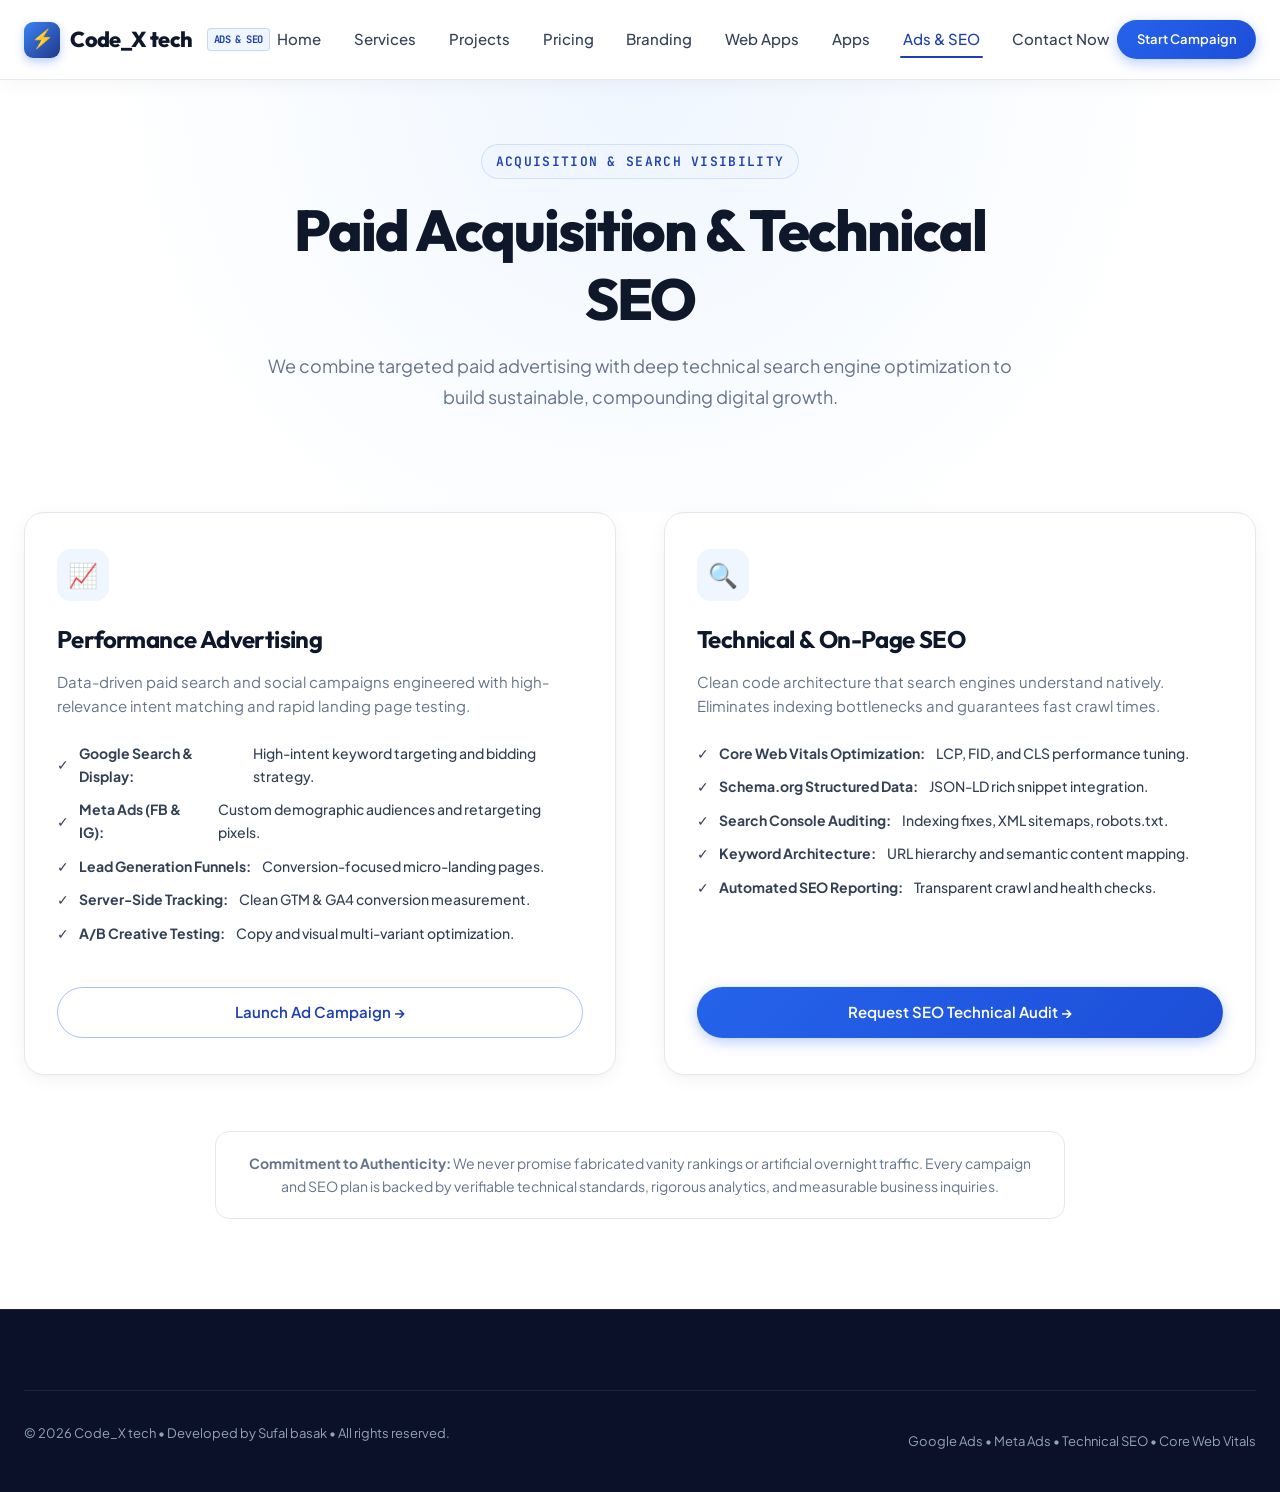
<file: ads-seo.html>
<!DOCTYPE html>
<html lang="en">
<head>
  <meta charset="UTF-8" />
  <meta name="viewport" content="width=device-width, initial-scale=1.0" />
  <title>Advertising &amp; Technical SEO | Code_X tech</title>
  <meta name="description" content="Targeted Google & Meta ad campaigns paired with technical SEO audits, Core Web Vitals optimization, and high-converting landing pages." />
  <link rel="stylesheet" href="css/style.css" />
  <link rel="stylesheet" href="css/animations.css" />
  <link rel="stylesheet" href="css/responsive.css" />
</head>
<body>

  <div id="scroll-progress"></div>

  <!-- Main Navigation -->
  <header class="site-nav">
    <div class="container nav-container">
      <a href="index.html" class="brand-logo">
        <span class="brand-logo-icon">⚡</span>
        <span>Code_X tech</span>
        <span class="brand-logo-badge">ADS &amp; SEO</span>
      </a>

      <nav aria-label="Main Navigation">
        <ul class="nav-links" id="nav-links">
          <li class="nav-item"><a href="index.html" class="nav-link">Home</a></li>
          <li class="nav-item"><a href="services.html" class="nav-link">Services</a></li>
          <li class="nav-item"><a href="projects.html" class="nav-link">Projects</a></li>
          <li class="nav-item"><a href="pricing.html" class="nav-link">Pricing</a></li>
          <li class="nav-item"><a href="branding.html" class="nav-link">Branding</a></li>
          <li class="nav-item"><a href="web-apps.html" class="nav-link">Web Apps</a></li>
          <li class="nav-item"><a href="apps.html" class="nav-link">Apps</a></li>
          <li class="nav-item"><a href="ads-seo.html" class="nav-link active">Ads &amp; SEO</a></li>
          <li class="nav-item"><a href="contact.html" class="nav-link">Contact Now</a></li>
        </ul>
      </nav>

      <div class="nav-actions">
        <a href="inquiry.html?services=SEO,Google%20Ads" class="btn btn-primary btn-sm">Start Campaign</a>
        <button class="nav-toggle-btn" id="nav-toggle" aria-label="Toggle Navigation">
          <svg viewBox="0 0 24 24" width="24" height="24" stroke="currentColor" stroke-width="2" fill="none"><line x1="3" y1="12" x2="21" y2="12"></line><line x1="3" y1="6" x2="21" y2="6"></line><line x1="3" y1="18" x2="21" y2="18"></line></svg>
        </button>
      </div>
    </div>
  </header>

  <!-- Hero -->
  <section class="section section-subtle" style="padding-top: clamp(2.5rem, 5vw, 4rem); padding-bottom: 3rem;">
    <div class="container">
      <div class="section-header reveal">
        <span class="section-eyebrow">ACQUISITION &amp; SEARCH VISIBILITY</span>
        <h1 class="section-title">Paid Acquisition &amp; Technical SEO</h1>
        <p class="section-subtitle">
          We combine targeted paid advertising with deep technical search engine optimization to build sustainable, compounding digital growth.
        </p>
      </div>
    </div>
  </section>

  <!-- Two Column Breakdown -->
  <section class="section" style="padding-top: 0;">
    <div class="container">
      <div style="display: grid; grid-template-columns: 1fr 1fr; gap: 3rem;">
        
        <!-- Paid Advertising -->
        <div class="service-card reveal">
          <div class="service-icon-box">📈</div>
          <h2 style="font-size: 1.5rem; margin-bottom: 1rem;">Performance Advertising</h2>
          <p class="service-desc">
            Data-driven paid search and social campaigns engineered with high-relevance intent matching and rapid landing page testing.
          </p>
          <ul class="service-feature-list">
            <li class="service-feature-item">✓ <strong>Google Search &amp; Display:</strong> High-intent keyword targeting and bidding strategy.</li>
            <li class="service-feature-item">✓ <strong>Meta Ads (FB &amp; IG):</strong> Custom demographic audiences and retargeting pixels.</li>
            <li class="service-feature-item">✓ <strong>Lead Generation Funnels:</strong> Conversion-focused micro-landing pages.</li>
            <li class="service-feature-item">✓ <strong>Server-Side Tracking:</strong> Clean GTM &amp; GA4 conversion measurement.</li>
            <li class="service-feature-item">✓ <strong>A/B Creative Testing:</strong> Copy and visual multi-variant optimization.</li>
          </ul>
          <a href="inquiry.html?services=Google%20Ads,Meta%20Ads" class="btn btn-outline btn-block">
            Launch Ad Campaign →
          </a>
        </div>

        <!-- Technical SEO -->
        <div class="service-card reveal reveal-delay-1">
          <div class="service-icon-box">🔍</div>
          <h2 style="font-size: 1.5rem; margin-bottom: 1rem;">Technical &amp; On-Page SEO</h2>
          <p class="service-desc">
            Clean code architecture that search engines understand natively. Eliminates indexing bottlenecks and guarantees fast crawl times.
          </p>
          <ul class="service-feature-list">
            <li class="service-feature-item">✓ <strong>Core Web Vitals Optimization:</strong> LCP, FID, and CLS performance tuning.</li>
            <li class="service-feature-item">✓ <strong>Schema.org Structured Data:</strong> JSON-LD rich snippet integration.</li>
            <li class="service-feature-item">✓ <strong>Search Console Auditing:</strong> Indexing fixes, XML sitemaps, robots.txt.</li>
            <li class="service-feature-item">✓ <strong>Keyword Architecture:</strong> URL hierarchy and semantic content mapping.</li>
            <li class="service-feature-item">✓ <strong>Automated SEO Reporting:</strong> Transparent crawl and health checks.</li>
          </ul>
          <a href="inquiry.html?services=SEO" class="btn btn-primary btn-block">
            Request SEO Technical Audit →
          </a>
        </div>

      </div>

      <div class="pricing-disclaimer reveal" style="margin-top: 3.5rem;">
        <strong>Commitment to Authenticity:</strong> We never promise fabricated vanity rankings or artificial overnight traffic. Every campaign and SEO plan is backed by verifiable technical standards, rigorous analytics, and measurable business inquiries.
      </div>
    </div>
  </section>

  <!-- Global Footer -->
  <footer class="site-footer">
    <div class="container">
      <div class="footer-bottom">
        <p>&copy; 2026 Code_X tech &bull; Developed by Sufal basak &bull; All rights reserved.</p>
        <p>Google Ads &bull; Meta Ads &bull; Technical SEO &bull; Core Web Vitals</p>
      </div>
    </div>
  </footer>

  <script src="js/sheets-api.js"></script>
  <script src="js/app.js"></script>
</body>
</html>
</file>
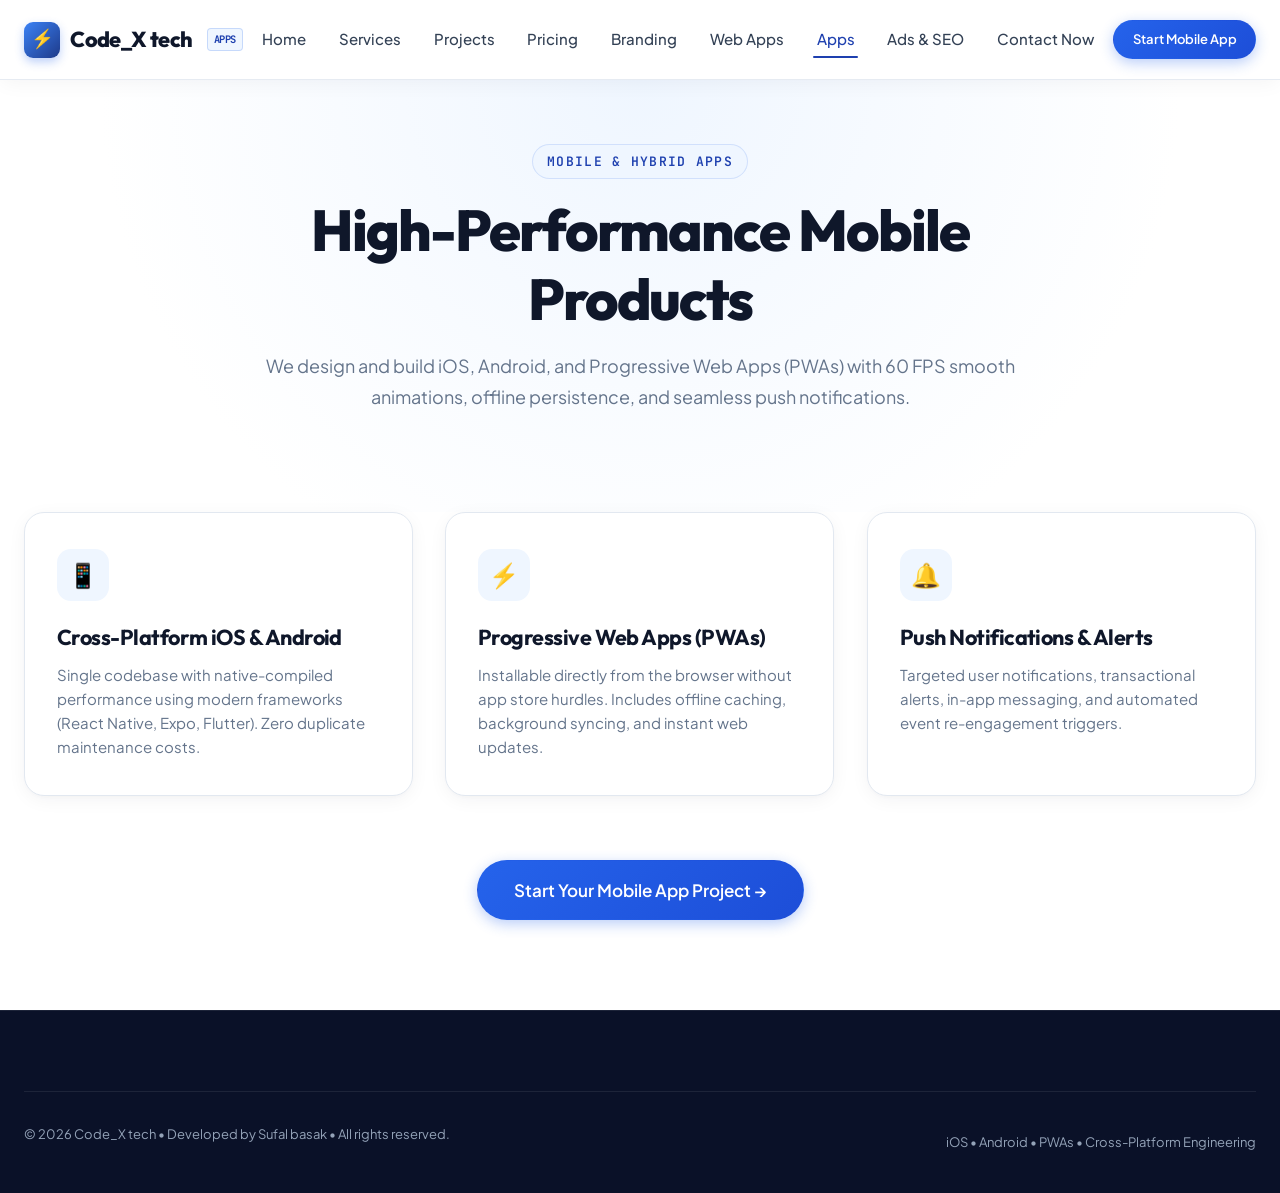
<file: apps.html>
<!DOCTYPE html>
<html lang="en">
<head>
  <meta charset="UTF-8" />
  <meta name="viewport" content="width=device-width, initial-scale=1.0" />
  <title>Mobile &amp; Web App Development | Code_X tech</title>
  <meta name="description" content="Cross-platform mobile applications (iOS, Android, PWA) built with native performance, offline sync, and biometric authentication." />
  <link rel="stylesheet" href="css/style.css" />
  <link rel="stylesheet" href="css/animations.css" />
  <link rel="stylesheet" href="css/responsive.css" />
</head>
<body>

  <div id="scroll-progress"></div>

  <!-- Main Navigation -->
  <header class="site-nav">
    <div class="container nav-container">
      <a href="index.html" class="brand-logo">
        <span class="brand-logo-icon">⚡</span>
        <span>Code_X tech</span>
        <span class="brand-logo-badge">APPS</span>
      </a>

      <nav aria-label="Main Navigation">
        <ul class="nav-links" id="nav-links">
          <li class="nav-item"><a href="index.html" class="nav-link">Home</a></li>
          <li class="nav-item"><a href="services.html" class="nav-link">Services</a></li>
          <li class="nav-item"><a href="projects.html" class="nav-link">Projects</a></li>
          <li class="nav-item"><a href="pricing.html" class="nav-link">Pricing</a></li>
          <li class="nav-item"><a href="branding.html" class="nav-link">Branding</a></li>
          <li class="nav-item"><a href="web-apps.html" class="nav-link">Web Apps</a></li>
          <li class="nav-item"><a href="apps.html" class="nav-link active">Apps</a></li>
          <li class="nav-item"><a href="ads-seo.html" class="nav-link">Ads &amp; SEO</a></li>
          <li class="nav-item"><a href="contact.html" class="nav-link">Contact Now</a></li>
        </ul>
      </nav>

      <div class="nav-actions">
        <a href="inquiry.html?services=App%20Development" class="btn btn-primary btn-sm">Start Mobile App</a>
        <button class="nav-toggle-btn" id="nav-toggle" aria-label="Toggle Navigation">
          <svg viewBox="0 0 24 24" width="24" height="24" stroke="currentColor" stroke-width="2" fill="none"><line x1="3" y1="12" x2="21" y2="12"></line><line x1="3" y1="6" x2="21" y2="6"></line><line x1="3" y1="18" x2="21" y2="18"></line></svg>
        </button>
      </div>
    </div>
  </header>

  <!-- Mobile Apps Hero -->
  <section class="section section-subtle" style="padding-top: clamp(2.5rem, 5vw, 4rem); padding-bottom: 3rem;">
    <div class="container">
      <div class="section-header reveal">
        <span class="section-eyebrow">MOBILE &amp; HYBRID APPS</span>
        <h1 class="section-title">High-Performance Mobile Products</h1>
        <p class="section-subtitle">
          We design and build iOS, Android, and Progressive Web Apps (PWAs) with 60 FPS smooth animations, offline persistence, and seamless push notifications.
        </p>
      </div>
    </div>
  </section>

  <!-- Capabilities Showcase -->
  <section class="section" style="padding-top: 0;">
    <div class="container">
      <div style="display: grid; grid-template-columns: repeat(auto-fit, minmax(320px, 1fr)); gap: 2rem;">
        
        <div class="service-card reveal">
          <div class="service-icon-box">📱</div>
          <h3 class="service-title">Cross-Platform iOS &amp; Android</h3>
          <p class="service-desc">
            Single codebase with native-compiled performance using modern frameworks (React Native, Expo, Flutter). Zero duplicate maintenance costs.
          </p>
        </div>

        <div class="service-card reveal reveal-delay-1">
          <div class="service-icon-box">⚡</div>
          <h3 class="service-title">Progressive Web Apps (PWAs)</h3>
          <p class="service-desc">
            Installable directly from the browser without app store hurdles. Includes offline caching, background syncing, and instant web updates.
          </p>
        </div>

        <div class="service-card reveal reveal-delay-2">
          <div class="service-icon-box">🔔</div>
          <h3 class="service-title">Push Notifications &amp; Alerts</h3>
          <p class="service-desc">
            Targeted user notifications, transactional alerts, in-app messaging, and automated event re-engagement triggers.
          </p>
        </div>

      </div>

      <div style="text-align: center; margin-top: 4rem;" class="reveal">
        <a href="inquiry.html?services=App%20Development" class="btn btn-primary btn-lg">
          Start Your Mobile App Project →
        </a>
      </div>
    </div>
  </section>

  <!-- Global Footer -->
  <footer class="site-footer">
    <div class="container">
      <div class="footer-bottom">
        <p>&copy; 2026 Code_X tech &bull; Developed by Sufal basak &bull; All rights reserved.</p>
        <p>iOS &bull; Android &bull; PWAs &bull; Cross-Platform Engineering</p>
      </div>
    </div>
  </footer>

  <script src="js/sheets-api.js"></script>
  <script src="js/app.js"></script>
</body>
</html>
</file>
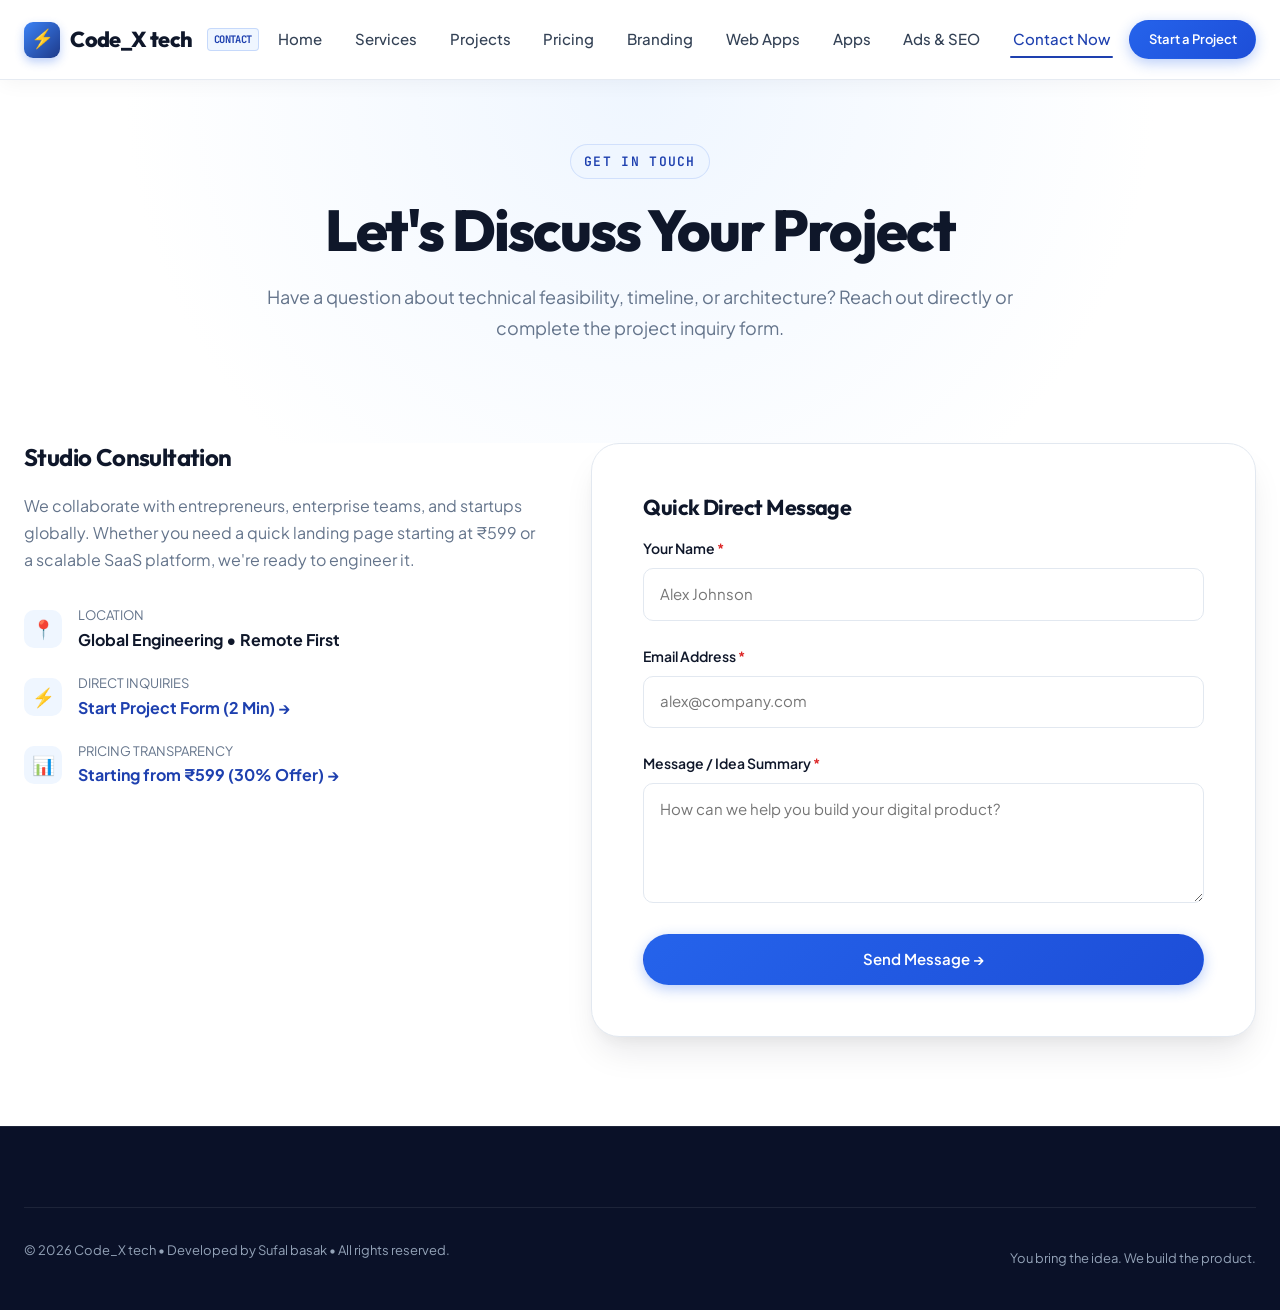
<file: contact.html>
<!DOCTYPE html>
<html lang="en">
<head>
  <meta charset="UTF-8" />
  <meta name="viewport" content="width=device-width, initial-scale=1.0" />
  <title>Contact Us &amp; Technical Consultation | Code_X tech</title>
  <meta name="description" content="Get in touch with Code_X tech Studio for software engineering, web development, app development, branding, or technical consultation." />
  <link rel="stylesheet" href="css/style.css" />
  <link rel="stylesheet" href="css/animations.css" />
  <link rel="stylesheet" href="css/responsive.css" />
</head>
<body>

  <div id="scroll-progress"></div>

  <!-- Main Navigation -->
  <header class="site-nav">
    <div class="container nav-container">
      <a href="index.html" class="brand-logo">
        <span class="brand-logo-icon">⚡</span>
        <span>Code_X tech</span>
        <span class="brand-logo-badge">CONTACT</span>
      </a>

      <nav aria-label="Main Navigation">
        <ul class="nav-links" id="nav-links">
          <li class="nav-item"><a href="index.html" class="nav-link">Home</a></li>
          <li class="nav-item"><a href="services.html" class="nav-link">Services</a></li>
          <li class="nav-item"><a href="projects.html" class="nav-link">Projects</a></li>
          <li class="nav-item"><a href="pricing.html" class="nav-link">Pricing</a></li>
          <li class="nav-item"><a href="branding.html" class="nav-link">Branding</a></li>
          <li class="nav-item"><a href="web-apps.html" class="nav-link">Web Apps</a></li>
          <li class="nav-item"><a href="apps.html" class="nav-link">Apps</a></li>
          <li class="nav-item"><a href="ads-seo.html" class="nav-link">Ads &amp; SEO</a></li>
          <li class="nav-item"><a href="contact.html" class="nav-link active">Contact Now</a></li>
        </ul>
      </nav>

      <div class="nav-actions">
        <a href="inquiry.html" class="btn btn-primary btn-sm">Start a Project</a>
        <button class="nav-toggle-btn" id="nav-toggle" aria-label="Toggle Navigation">
          <svg viewBox="0 0 24 24" width="24" height="24" stroke="currentColor" stroke-width="2" fill="none"><line x1="3" y1="12" x2="21" y2="12"></line><line x1="3" y1="6" x2="21" y2="6"></line><line x1="3" y1="18" x2="21" y2="18"></line></svg>
        </button>
      </div>
    </div>
  </header>

  <!-- Contact Hero -->
  <section class="section section-subtle" style="padding-top: clamp(2.5rem, 5vw, 4rem); padding-bottom: 3rem;">
    <div class="container">
      <div class="section-header reveal">
        <span class="section-eyebrow">GET IN TOUCH</span>
        <h1 class="section-title">Let's Discuss Your Project</h1>
        <p class="section-subtitle">
          Have a question about technical feasibility, timeline, or architecture? Reach out directly or complete the project inquiry form.
        </p>
      </div>
    </div>
  </section>

  <!-- Contact Grid -->
  <section class="section" style="padding-top: 0;">
    <div class="container">
      <div style="display: grid; grid-template-columns: 1fr 1.3fr; gap: 3.5rem;">
        
        <div class="reveal">
          <h2 style="font-size: 1.5rem; margin-bottom: 1.25rem;">Studio Consultation</h2>
          <p style="color: var(--color-text-muted); line-height: 1.7; margin-bottom: 2rem;">
            We collaborate with entrepreneurs, enterprise teams, and startups globally. Whether you need a quick landing page starting at ₹599 or a scalable SaaS platform, we're ready to engineer it.
          </p>

          <div style="display: flex; flex-direction: column; gap: 1.25rem;">
            <div style="display: flex; gap: 1rem; align-items: center;">
              <div class="stat-icon-wrapper">📍</div>
              <div>
                <div style="font-size: 0.8125rem; color: var(--color-text-muted); text-transform: uppercase;">Location</div>
                <div style="font-weight: 700; color: var(--color-text-main);">Global Engineering &bull; Remote First</div>
              </div>
            </div>

            <div style="display: flex; gap: 1rem; align-items: center;">
              <div class="stat-icon-wrapper">⚡</div>
              <div>
                <div style="font-size: 0.8125rem; color: var(--color-text-muted); text-transform: uppercase;">Direct Inquiries</div>
                <div style="font-weight: 700; color: var(--color-text-main);"><a href="inquiry.html">Start Project Form (2 Min) →</a></div>
              </div>
            </div>

            <div style="display: flex; gap: 1rem; align-items: center;">
              <div class="stat-icon-wrapper">📊</div>
              <div>
                <div style="font-size: 0.8125rem; color: var(--color-text-muted); text-transform: uppercase;">Pricing Transparency</div>
                <div style="font-weight: 700; color: var(--color-text-main);"><a href="pricing.html">Starting from ₹599 (30% Offer) →</a></div>
              </div>
            </div>
          </div>
        </div>

        <div class="inquiry-form-container reveal reveal-delay-1">
          <h3 style="font-size: 1.35rem; margin-bottom: 1rem;">Quick Direct Message</h3>
          
          <form id="contact-quick-form">
            <div class="form-group">
              <label class="form-label" for="contact-name">Your Name <span class="req">*</span></label>
              <input type="text" id="contact-name" class="form-input" placeholder="Alex Johnson" required />
            </div>

            <div class="form-group">
              <label class="form-label" for="contact-email">Email Address <span class="req">*</span></label>
              <input type="email" id="contact-email" class="form-input" placeholder="alex@company.com" required />
            </div>

            <div class="form-group">
              <label class="form-label" for="contact-msg">Message / Idea Summary <span class="req">*</span></label>
              <textarea id="contact-msg" class="form-textarea" placeholder="How can we help you build your digital product?" required></textarea>
            </div>

            <button type="submit" id="contact-submit-btn" class="btn btn-primary btn-block">
              Send Message →
            </button>
            <div id="contact-feedback" style="display: none; margin-top: 1rem; padding: 0.75rem; border-radius: var(--radius-xs); text-align: center; font-size: 0.875rem;"></div>
          </form>
        </div>

      </div>
    </div>
  </section>

  <!-- Global Footer -->
  <footer class="site-footer">
    <div class="container">
      <div class="footer-bottom">
        <p>&copy; 2026 Code_X tech &bull; Developed by Sufal basak &bull; All rights reserved.</p>
        <p>You bring the idea. We build the product.</p>
      </div>
    </div>
  </footer>

  <script src="js/sheets-api.js"></script>
  <script src="js/form-validation.js"></script>
  <script src="js/app.js"></script>
  <script>
    document.getElementById("contact-quick-form")?.addEventListener("submit", async (e) => {
      e.preventDefault();
      const name = document.getElementById("contact-name").value.trim();
      const email = document.getElementById("contact-email").value.trim();
      const msg = document.getElementById("contact-msg").value.trim();
      const feedback = document.getElementById("contact-feedback");
      const btn = document.getElementById("contact-submit-btn");

      if (!name || !email || !msg) {
        alert("Please fill in all fields.");
        return;
      }

      btn.disabled = true;
      btn.innerHTML = `<span class="spinner"></span> Sending...`;

      try {
        const res = await window.sheetsAPI.submitInquiry({
          fullName: name, email: email, projectType: "Quick Contact", description: msg
        });

        if (res.success) {
          feedback.style.display = "block";
          feedback.style.background = "var(--color-offer-bg)";
          feedback.style.color = "var(--color-offer)";
          feedback.innerHTML = `✓ Message sent successfully! Reference ID: <strong>${res.inquiryId}</strong>`;
          document.getElementById("contact-quick-form").reset();
        }
      } catch (err) {
        feedback.style.display = "block";
        feedback.style.background = "var(--color-error-bg)";
        feedback.style.color = "var(--color-error)";
        feedback.textContent = "Could not deliver message. Please use the Project Inquiry form.";
      } finally {
        btn.disabled = false;
        btn.textContent = "Send Message →";
      }
    });
  </script>
</body>
</html>
</file>
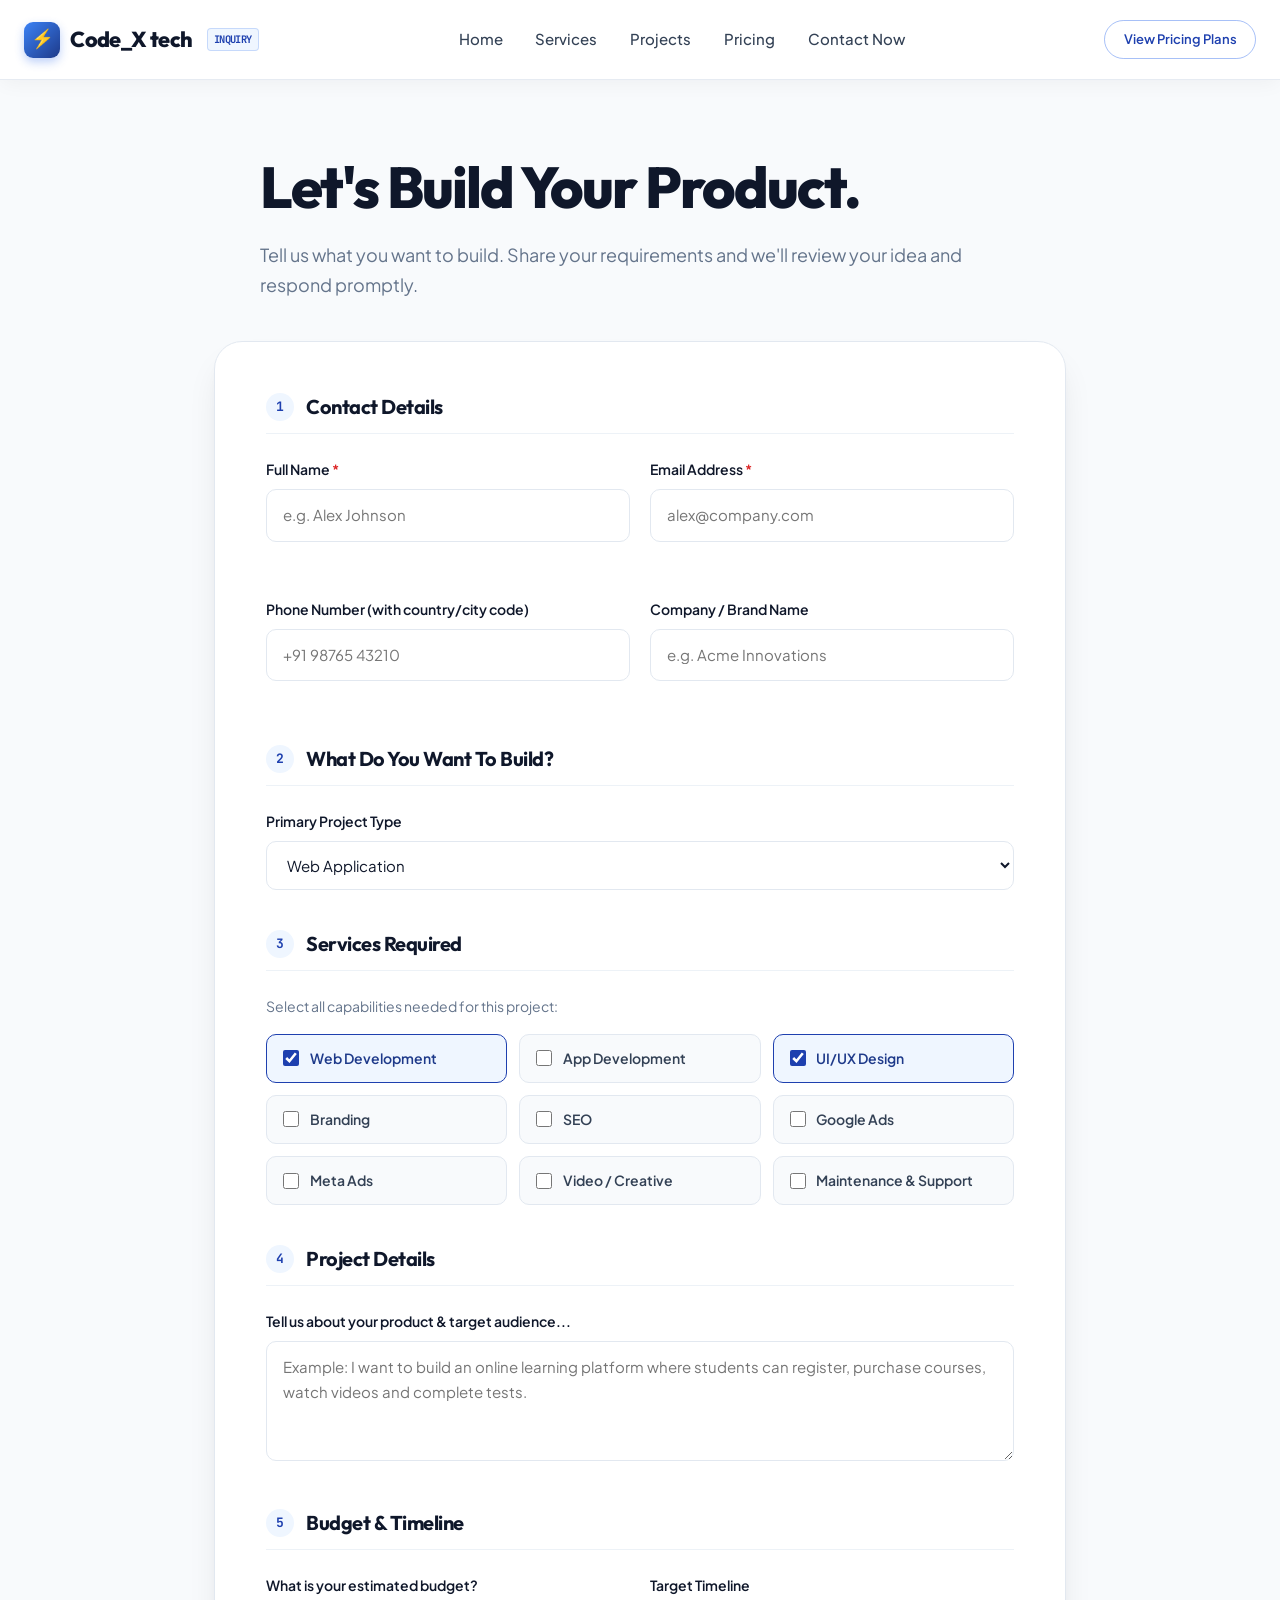
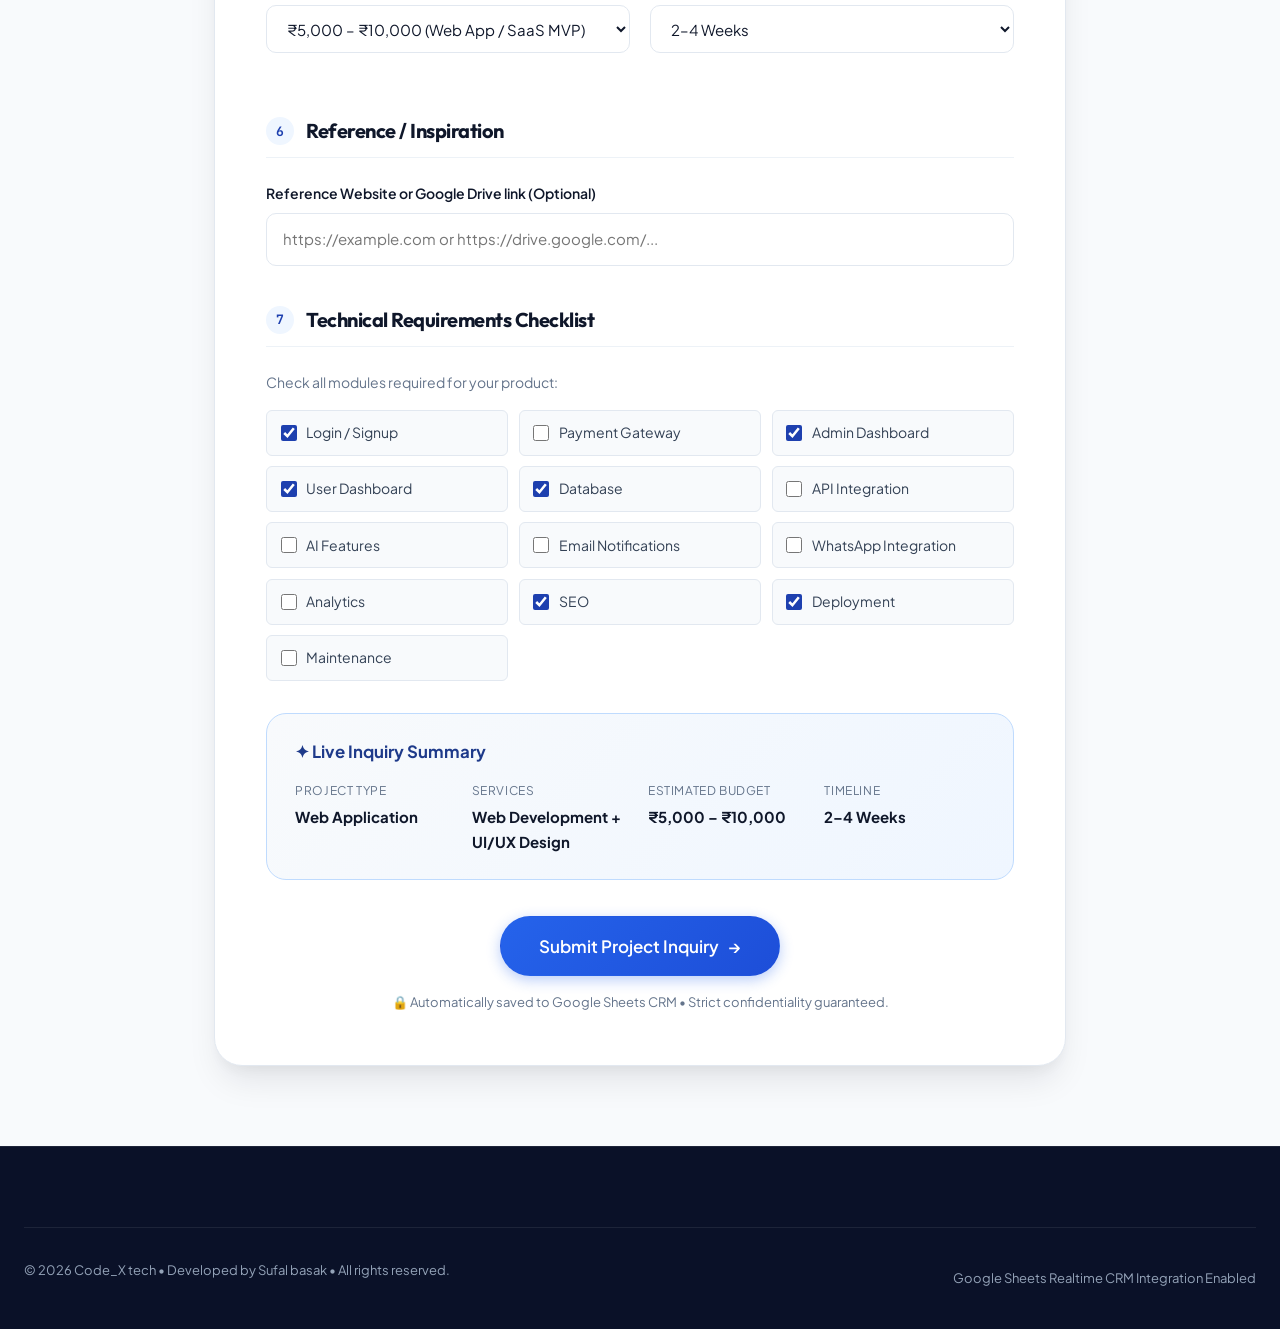
<file: inquiry.html>
<!DOCTYPE html>
<html lang="en">
<head>
  <meta charset="UTF-8" />
  <meta name="viewport" content="width=device-width, initial-scale=1.0" />
  <title>Start a Project | Code_X tech Studio</title>
  <meta name="description" content="Submit your digital project requirements. Receive a transparent quote and architectural roadmap for websites, web applications, apps, and branding." />
  <link rel="stylesheet" href="css/style.css" />
  <link rel="stylesheet" href="css/animations.css" />
  <link rel="stylesheet" href="css/responsive.css" />
</head>
<body style="background-color: var(--color-bg-alt);">

  <div id="scroll-progress"></div>

  <!-- Main Navigation -->
  <header class="site-nav">
    <div class="container nav-container">
      <a href="index.html" class="brand-logo">
        <span class="brand-logo-icon">⚡</span>
        <span>Code_X tech</span>
        <span class="brand-logo-badge">INQUIRY</span>
      </a>

      <nav aria-label="Main Navigation">
        <ul class="nav-links" id="nav-links">
          <li class="nav-item"><a href="index.html" class="nav-link">Home</a></li>
          <li class="nav-item"><a href="services.html" class="nav-link">Services</a></li>
          <li class="nav-item"><a href="projects.html" class="nav-link">Projects</a></li>
          <li class="nav-item"><a href="pricing.html" class="nav-link">Pricing</a></li>
          <li class="nav-item"><a href="contact.html" class="nav-link">Contact Now</a></li>
        </ul>
      </nav>

      <div class="nav-actions">
        <a href="pricing.html" class="btn btn-outline btn-sm">View Pricing Plans</a>
        <button class="nav-toggle-btn" id="nav-toggle" aria-label="Toggle Navigation">
          <svg viewBox="0 0 24 24" width="24" height="24" stroke="currentColor" stroke-width="2" fill="none"><line x1="3" y1="12" x2="21" y2="12"></line><line x1="3" y1="6" x2="21" y2="6"></line><line x1="3" y1="18" x2="21" y2="18"></line></svg>
        </button>
      </div>
    </div>
  </header>

  <!-- Project Inquiry Form Page -->
  <main class="section" style="padding-top: clamp(2.5rem, 5vw, 4rem); padding-bottom: 5rem;">
    <div class="container container-narrow">
      
      <!-- Headline & Introduction -->
      <div class="section-header reveal" style="text-align: left; margin-bottom: 2.5rem;">
        <span class="section-eyebrow" id="selected-package-badge" style="display: none;">30% OFF APPLIED</span>
        <h1 class="section-title" style="margin-top: 0.5rem;">Let's Build Your Product.</h1>
        <p class="section-subtitle">
          Tell us what you want to build. Share your requirements and we'll review your idea and respond promptly.
        </p>
      </div>

      <!-- Main Multi-Section Form -->
      <form id="project-inquiry-form" class="inquiry-form-container reveal" novalidate>
        
        <!-- SECTION 1: Contact Details -->
        <div class="inquiry-section">
          <h2 class="inquiry-section-title">
            <span class="section-step-num">1</span>
            <span>Contact Details</span>
          </h2>
          
          <div class="form-grid-2">
            <div class="form-group">
              <label class="form-label" for="inquiry-name">Full Name <span class="req">*</span></label>
              <input type="text" id="inquiry-name" class="form-input" placeholder="e.g. Alex Johnson" required />
            </div>

            <div class="form-group">
              <label class="form-label" for="inquiry-email">Email Address <span class="req">*</span></label>
              <input type="email" id="inquiry-email" class="form-input" placeholder="alex@company.com" required />
            </div>
          </div>

          <div class="form-grid-2">
            <div class="form-group">
              <label class="form-label" for="inquiry-phone">Phone Number (with country/city code)</label>
              <input type="tel" id="inquiry-phone" class="form-input" placeholder="+91 98765 43210" />
            </div>

            <div class="form-group">
              <label class="form-label" for="inquiry-company">Company / Brand Name</label>
              <input type="text" id="inquiry-company" class="form-input" placeholder="e.g. Acme Innovations" />
            </div>
          </div>
        </div>

        <!-- SECTION 2: What Do You Want To Build? -->
        <div class="inquiry-section" style="margin-top: 2.5rem;">
          <h2 class="inquiry-section-title">
            <span class="section-step-num">2</span>
            <span>What Do You Want To Build?</span>
          </h2>

          <div class="form-group">
            <label class="form-label" for="inquiry-project-type">Primary Project Type</label>
            <select id="inquiry-project-type" class="form-select">
              <option value="Website">Website</option>
              <option value="Landing Page">Landing Page</option>
              <option value="Web Application" selected>Web Application</option>
              <option value="SaaS Product">SaaS Product</option>
              <option value="Mobile App">Mobile App</option>
              <option value="Business Software">Business Software</option>
              <option value="E-commerce">E-commerce</option>
              <option value="Education Platform">Education Platform</option>
              <option value="Portfolio Website">Portfolio Website</option>
              <option value="Other">Other Custom Solution</option>
            </select>
          </div>
        </div>

        <!-- SECTION 3: Services Required (Multiple Selection) -->
        <div class="inquiry-section" style="margin-top: 2.5rem;">
          <h2 class="inquiry-section-title">
            <span class="section-step-num">3</span>
            <span>Services Required</span>
          </h2>
          <p style="font-size: 0.875rem; color: var(--color-text-muted); margin-bottom: 1rem;">
            Select all capabilities needed for this project:
          </p>

          <div class="services-pills-grid">
            <label class="pill-checkbox-label selected">
              <input type="checkbox" name="services" value="Web Development" checked />
              <span>Web Development</span>
            </label>
            <label class="pill-checkbox-label">
              <input type="checkbox" name="services" value="App Development" />
              <span>App Development</span>
            </label>
            <label class="pill-checkbox-label selected">
              <input type="checkbox" name="services" value="UI/UX Design" checked />
              <span>UI/UX Design</span>
            </label>
            <label class="pill-checkbox-label">
              <input type="checkbox" name="services" value="Branding" />
              <span>Branding</span>
            </label>
            <label class="pill-checkbox-label">
              <input type="checkbox" name="services" value="SEO" />
              <span>SEO</span>
            </label>
            <label class="pill-checkbox-label">
              <input type="checkbox" name="services" value="Google Ads" />
              <span>Google Ads</span>
            </label>
            <label class="pill-checkbox-label">
              <input type="checkbox" name="services" value="Meta Ads" />
              <span>Meta Ads</span>
            </label>
            <label class="pill-checkbox-label">
              <input type="checkbox" name="services" value="Video / Creative" />
              <span>Video / Creative</span>
            </label>
            <label class="pill-checkbox-label">
              <input type="checkbox" name="services" value="Maintenance" />
              <span>Maintenance &amp; Support</span>
            </label>
          </div>
        </div>

        <!-- SECTION 4: Project Details -->
        <div class="inquiry-section" style="margin-top: 2.5rem;">
          <h2 class="inquiry-section-title">
            <span class="section-step-num">4</span>
            <span>Project Details</span>
          </h2>

          <div class="form-group">
            <label class="form-label" for="inquiry-description">Tell us about your product &amp; target audience...</label>
            <textarea id="inquiry-description" class="form-textarea" placeholder="Example: I want to build an online learning platform where students can register, purchase courses, watch videos and complete tests."></textarea>
          </div>
        </div>

        <!-- SECTION 5 & 6: Budget & Timeline -->
        <div class="inquiry-section" style="margin-top: 2.5rem;">
          <h2 class="inquiry-section-title">
            <span class="section-step-num">5</span>
            <span>Budget &amp; Timeline</span>
          </h2>

          <div class="form-grid-2">
            <div class="form-group">
              <label class="form-label" for="inquiry-budget">What is your estimated budget?</label>
              <select id="inquiry-budget" class="form-select">
                <option value="₹599 – ₹2,000">₹599 &ndash; ₹2,000 (Simple Landing / Starter)</option>
                <option value="₹2,000 – ₹5,000">₹2,000 &ndash; ₹5,000 (Small Business Site)</option>
                <option value="₹5,000 – ₹10,000" selected>₹5,000 &ndash; ₹10,000 (Web App / SaaS MVP)</option>
                <option value="₹10,000 – ₹25,000">₹10,000 &ndash; ₹25,000 (Complex Platform)</option>
                <option value="₹25,000 – ₹50,000">₹25,000 &ndash; ₹50,000 (Enterprise Portal)</option>
                <option value="₹50,000+">₹50,000+ (Full Custom Architecture)</option>
                <option value="Not Sure">Not Sure / Needs Consultation</option>
              </select>
            </div>

            <div class="form-group">
              <label class="form-label" for="inquiry-timeline">Target Timeline</label>
              <select id="inquiry-timeline" class="form-select">
                <option value="Urgent">Urgent (&lt; 1 Week)</option>
                <option value="Within 1 Week">Within 1 Week</option>
                <option value="1–2 Weeks">1&ndash;2 Weeks</option>
                <option value="2–4 Weeks" selected>2&ndash;4 Weeks</option>
                <option value="1–3 Months">1&ndash;3 Months</option>
                <option value="Flexible">Flexible</option>
              </select>
            </div>
          </div>
        </div>

        <!-- SECTION 7: Reference / Inspiration -->
        <div class="inquiry-section" style="margin-top: 2.5rem;">
          <h2 class="inquiry-section-title">
            <span class="section-step-num">6</span>
            <span>Reference / Inspiration</span>
          </h2>

          <div class="form-group">
            <label class="form-label" for="inquiry-reference">Reference Website or Google Drive link (Optional)</label>
            <input type="url" id="inquiry-reference" class="form-input" placeholder="https://example.com or https://drive.google.com/..." />
          </div>
        </div>

        <!-- SECTION 8: Requirements Checklist -->
        <div class="inquiry-section" style="margin-top: 2.5rem;">
          <h2 class="inquiry-section-title">
            <span class="section-step-num">7</span>
            <span>Technical Requirements Checklist</span>
          </h2>
          <p style="font-size: 0.875rem; color: var(--color-text-muted); margin-bottom: 1rem;">
            Check all modules required for your product:
          </p>

          <div class="checklist-grid">
            <label class="checklist-item"><input type="checkbox" name="requirements" value="Login / Signup" checked /> Login / Signup</label>
            <label class="checklist-item"><input type="checkbox" name="requirements" value="Payment Gateway" /> Payment Gateway</label>
            <label class="checklist-item"><input type="checkbox" name="requirements" value="Admin Dashboard" checked /> Admin Dashboard</label>
            <label class="checklist-item"><input type="checkbox" name="requirements" value="User Dashboard" checked /> User Dashboard</label>
            <label class="checklist-item"><input type="checkbox" name="requirements" value="Database" checked /> Database</label>
            <label class="checklist-item"><input type="checkbox" name="requirements" value="API Integration" /> API Integration</label>
            <label class="checklist-item"><input type="checkbox" name="requirements" value="AI Features" /> AI Features</label>
            <label class="checklist-item"><input type="checkbox" name="requirements" value="Email Notifications" /> Email Notifications</label>
            <label class="checklist-item"><input type="checkbox" name="requirements" value="WhatsApp Integration" /> WhatsApp Integration</label>
            <label class="checklist-item"><input type="checkbox" name="requirements" value="Analytics" /> Analytics</label>
            <label class="checklist-item"><input type="checkbox" name="requirements" value="SEO" checked /> SEO</label>
            <label class="checklist-item"><input type="checkbox" name="requirements" value="Deployment" checked /> Deployment</label>
            <label class="checklist-item"><input type="checkbox" name="requirements" value="Maintenance" /> Maintenance</label>
          </div>
        </div>

        <!-- SECTION 9: Live Inquiry Summary -->
        <div class="inquiry-summary-card">
          <div class="summary-title">✦ Live Inquiry Summary</div>
          <div class="summary-details-grid">
            <div>
              <div class="summary-stat-label">Project Type</div>
              <div class="summary-stat-value" id="summary-project-type">Web Application</div>
            </div>
            <div>
              <div class="summary-stat-label">Services</div>
              <div class="summary-stat-value" id="summary-services">Development + UI/UX</div>
            </div>
            <div>
              <div class="summary-stat-label">Estimated Budget</div>
              <div class="summary-stat-value" id="summary-budget">₹5,000 – ₹10,000</div>
            </div>
            <div>
              <div class="summary-stat-label">Timeline</div>
              <div class="summary-stat-value" id="summary-timeline">2–4 Weeks</div>
            </div>
          </div>
        </div>

        <!-- Submit Button -->
        <div style="text-align: center; margin-top: 2rem;">
          <button type="submit" id="inquiry-submit-btn" class="btn btn-primary btn-lg" style="min-width: 280px;">
            Submit Project Inquiry <span>→</span>
          </button>
          <p style="font-size: 0.8125rem; color: var(--color-text-muted); margin-top: 1rem;">
            🔒 Automatically saved to Google Sheets CRM &bull; Strict confidentiality guaranteed.
          </p>
        </div>

      </form>
    </div>
  </main>

  <!-- Success Confirmation Modal -->
  <div class="modal-backdrop" id="success-modal" role="dialog" aria-modal="true">
    <div class="modal-card">
      <div class="modal-success-icon">✓</div>
      <h2 style="font-size: 1.75rem; margin-bottom: 0.75rem;">Project Inquiry Received</h2>
      <p style="color: var(--color-text-muted); line-height: 1.6;">
        Thank you for sharing your project idea. We've received your requirements successfully. We'll review your project details and contact you soon.
      </p>

      <div class="inquiry-id-box" id="modal-inquiry-id">
        Inquiry ID: INQ-2026-XXXXX
      </div>

      <div style="display: flex; gap: 1rem; justify-content: center;">
        <a href="index.html" class="btn btn-primary">Back to Home</a>
        <button type="button" class="btn btn-secondary" onclick="closeSuccessModal()">Close Window</button>
      </div>
    </div>
  </div>

  <!-- Global Footer -->
  <footer class="site-footer">
    <div class="container">
      <div class="footer-bottom">
        <p>&copy; 2026 Code_X tech &bull; Developed by Sufal basak &bull; All rights reserved.</p>
        <p>Google Sheets Realtime CRM Integration Enabled</p>
      </div>
    </div>
  </footer>

  <script src="js/sheets-api.js"></script>
  <script src="js/inquiry.js"></script>
  <script src="js/form-validation.js"></script>
  <script src="js/app.js"></script>
</body>
</html>
</file>
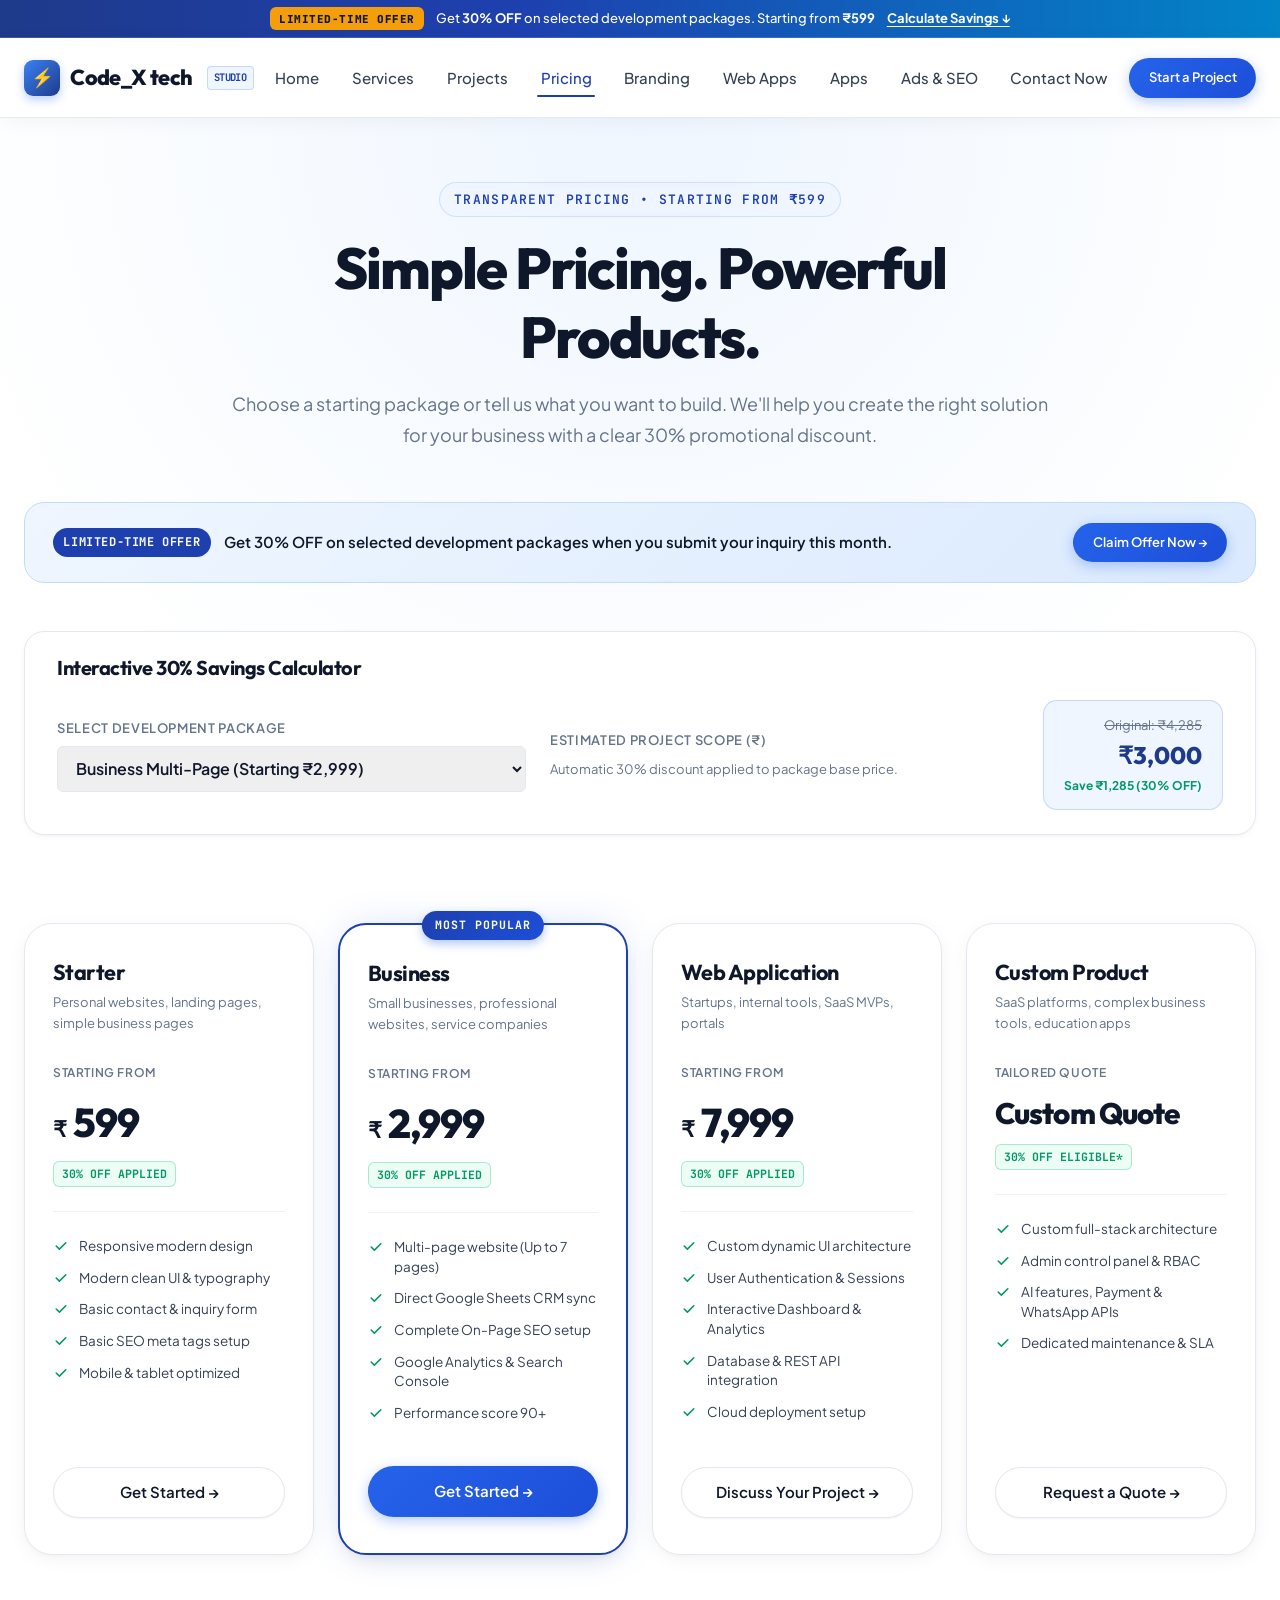
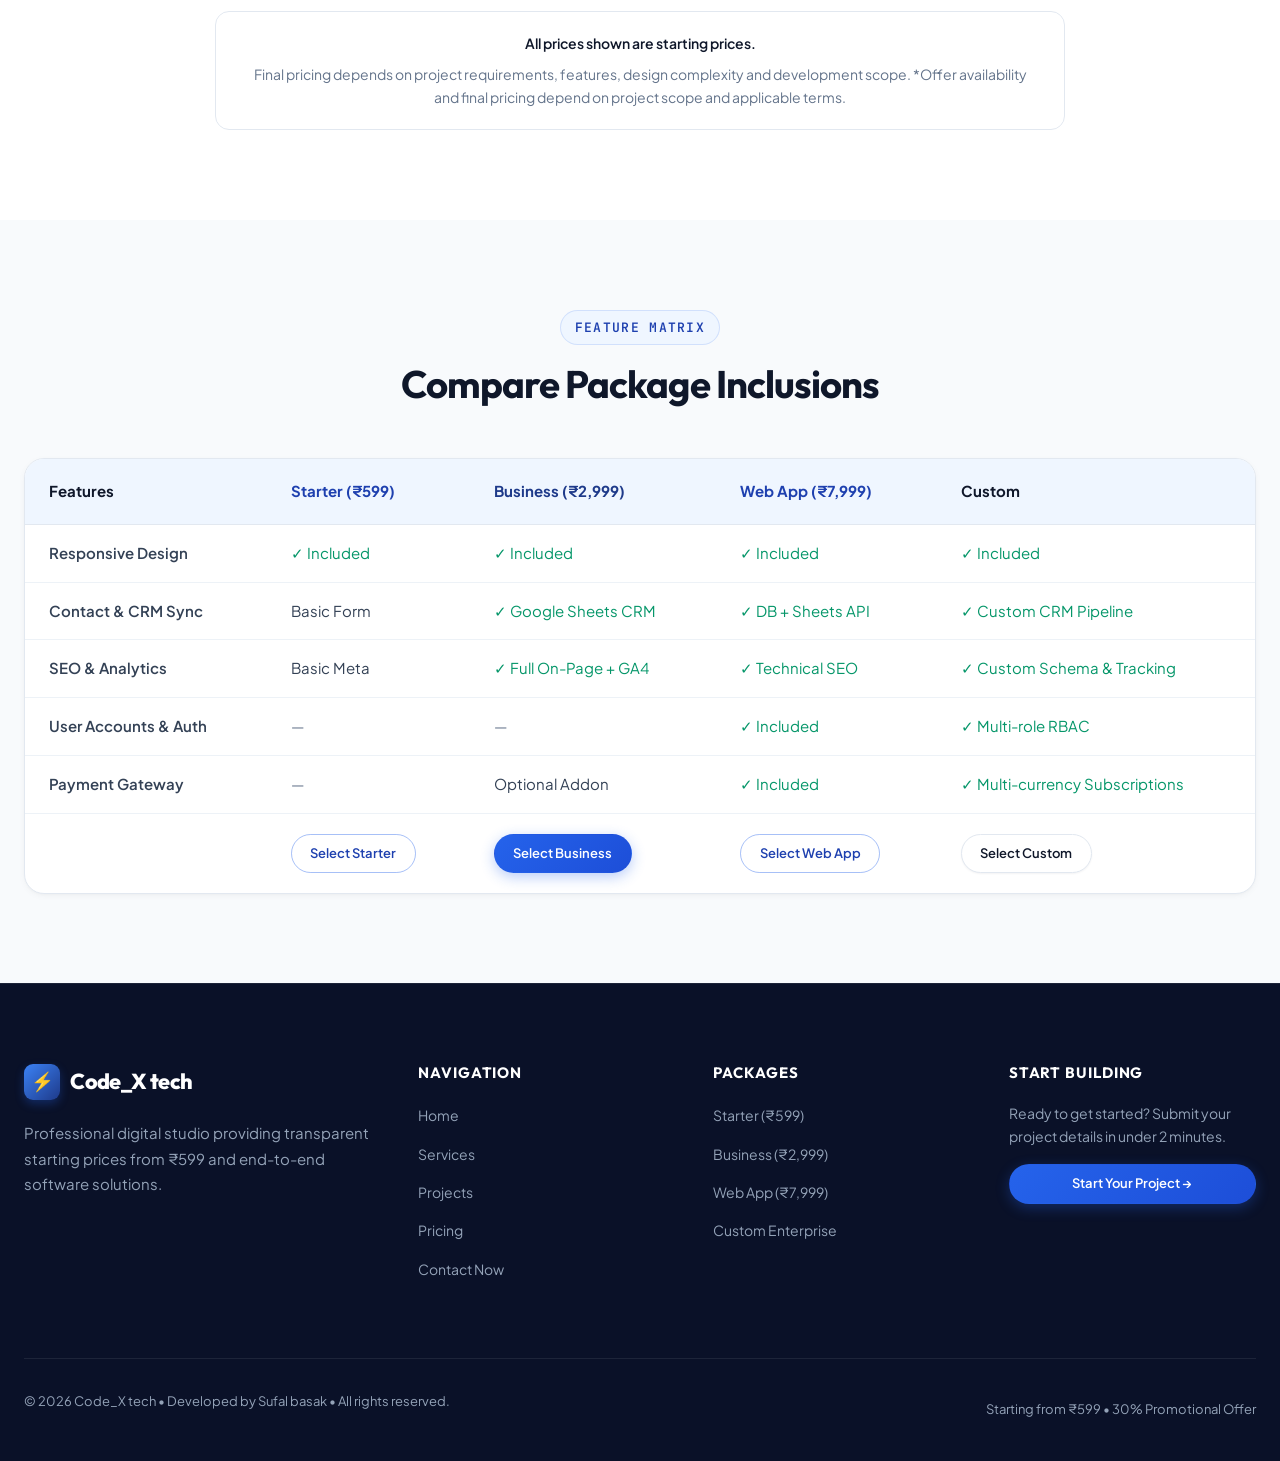
<file: pricing.html>
<!DOCTYPE html>
<html lang="en">
<head>
  <meta charset="UTF-8" />
  <meta name="viewport" content="width=device-width, initial-scale=1.0" />
  <title>Pricing Plans &amp; 30% Offer | Code_X tech Studio</title>
  <meta name="description" content="Transparent pricing starting from ₹599 with 30% promotional discount on selected development packages. Web development, app development, SaaS, branding & SEO." />
  <link rel="stylesheet" href="css/style.css" />
  <link rel="stylesheet" href="css/animations.css" />
  <link rel="stylesheet" href="css/responsive.css" />
</head>
<body>

  <div id="scroll-progress"></div>

  <!-- Sticky Header Wrapper (Holds Promo Offer Banner + Main Nav) -->
  <div class="site-header-sticky">
    <!-- Promotional 30% Offer Banner -->
    <aside class="offer-banner" role="region" aria-label="Limited time promotion">
      <div class="container offer-banner-content">
        <span class="offer-badge">LIMITED-TIME OFFER</span>
        <span>Get <strong>30% OFF</strong> on selected development packages. Starting from <strong>₹599</strong></span>
        <a href="#pricing-calculator" class="offer-banner-link">Calculate Savings ↓</a>
      </div>
    </aside>

    <!-- Sticky Main Navigation -->
    <header class="site-nav">
      <div class="container nav-container">
        <a href="index.html" class="brand-logo">
          <span class="brand-logo-icon">⚡</span>
          <span>Code_X tech</span>
          <span class="brand-logo-badge">STUDIO</span>
        </a>

        <nav aria-label="Main Navigation">
          <ul class="nav-links" id="nav-links">
            <li class="nav-item"><a href="index.html" class="nav-link">Home</a></li>
            <li class="nav-item"><a href="services.html" class="nav-link">Services</a></li>
            <li class="nav-item"><a href="projects.html" class="nav-link">Projects</a></li>
            <li class="nav-item"><a href="pricing.html" class="nav-link active">Pricing</a></li>
            <li class="nav-item"><a href="branding.html" class="nav-link">Branding</a></li>
            <li class="nav-item"><a href="web-apps.html" class="nav-link">Web Apps</a></li>
            <li class="nav-item"><a href="apps.html" class="nav-link">Apps</a></li>
            <li class="nav-item"><a href="ads-seo.html" class="nav-link">Ads &amp; SEO</a></li>
            <li class="nav-item"><a href="contact.html" class="nav-link">Contact Now</a></li>
          </ul>
        </nav>

        <div class="nav-actions">
          <a href="inquiry.html" class="btn btn-primary btn-sm">Start a Project</a>
          <button class="nav-toggle-btn" id="nav-toggle" aria-label="Toggle Navigation">
            <svg viewBox="0 0 24 24" width="24" height="24" stroke="currentColor" stroke-width="2" fill="none"><line x1="3" y1="12" x2="21" y2="12"></line><line x1="3" y1="6" x2="21" y2="6"></line><line x1="3" y1="18" x2="21" y2="18"></line></svg>
          </button>
        </div>
      </div>
    </header>
  </div>

  <!-- Pricing Hero Section -->
  <section class="section section-subtle" style="padding-top: clamp(2.5rem, 5vw, 4rem); padding-bottom: 2rem;">
    <div class="container">
      <div class="section-header reveal" style="max-width: 820px;">
        <span class="section-eyebrow">TRANSPARENT PRICING &bull; STARTING FROM ₹599</span>
        <h1 class="section-title">Simple Pricing. Powerful Products.</h1>
        <p class="section-subtitle">
          Choose a starting package or tell us what you want to build. We'll help you create the right solution for your business with a clear 30% promotional discount.
        </p>
      </div>

      <!-- Promotional Banner Card -->
      <div class="pricing-banner-promo reveal">
        <div class="promo-title-wrap">
          <span class="promo-tag">LIMITED-TIME OFFER</span>
          <p class="promo-text">Get 30% OFF on selected development packages when you submit your inquiry this month.</p>
        </div>
        <a href="inquiry.html" class="btn btn-primary btn-sm">Claim Offer Now →</a>
      </div>

      <!-- Interactive 30% Discount Calculator Box -->
      <div class="pricing-calculator-box reveal" id="pricing-calculator">
        <h3 style="font-size: 1.25rem; margin-bottom: 1.25rem;">Interactive 30% Savings Calculator</h3>
        <div class="calculator-grid">
          <div class="calc-input-group">
            <label for="calc-package-select">Select Development Package</label>
            <select id="calc-package-select">
              <option value="starter">Starter Website (Starting ₹599)</option>
              <option value="business" selected>Business Multi-Page (Starting ₹2,999)</option>
              <option value="webapp">Web Application / SaaS MVP (Starting ₹7,999)</option>
              <option value="custom">Custom Enterprise Project</option>
            </select>
          </div>

          <div class="calc-input-group">
            <label for="calc-custom-amount">Estimated Project Scope (₹)</label>
            <input type="number" id="calc-custom-amount" value="10000" min="599" step="500" style="display: none;" />
            <p style="font-size: 0.8125rem; color: var(--color-text-muted); margin: 0.5rem 0 0;">
              Automatic 30% discount applied to package base price.
            </p>
          </div>

          <div class="calc-results-display">
            <div class="calc-original" id="calc-original-val">Original: ₹4,285</div>
            <div class="calc-offer" id="calc-offer-val">₹2,999</div>
            <div class="calc-saved" id="calc-saved-val">Save ₹1,286 (30% OFF)</div>
          </div>
        </div>
      </div>
    </div>
  </section>

  <!-- Pricing Cards Grid -->
  <section class="section" style="padding-top: 0;">
    <div class="container">
      <div class="pricing-grid">
        <!-- Starter Card -->
        <div class="pricing-card reveal" id="starter">
          <h3 class="pricing-tier-name">Starter</h3>
          <p class="pricing-tier-target">Personal websites, landing pages, simple business pages</p>
          <div class="price-box">
            <span class="price-start-label">Starting from</span>
            <div class="price-amount-wrap">
              <span class="price-currency">₹</span>
              <span class="price-number">599</span>
            </div>
            <span class="price-discount-pill">30% OFF APPLIED</span>
          </div>
          <ul class="pricing-features-list">
            <li class="pricing-feature-item">
              <svg viewBox="0 0 20 20" fill="currentColor"><path fill-rule="evenodd" d="M16.707 5.293a1 1 0 010 1.414l-8 8a1 1 0 01-1.414 0l-4-4a1 1 0 011.414-1.414L8 12.586l7.293-7.293a1 1 0 011.414 0z" clip-rule="evenodd"/></svg>
              Responsive modern design
            </li>
            <li class="pricing-feature-item">
              <svg viewBox="0 0 20 20" fill="currentColor"><path fill-rule="evenodd" d="M16.707 5.293a1 1 0 010 1.414l-8 8a1 1 0 01-1.414 0l-4-4a1 1 0 011.414-1.414L8 12.586l7.293-7.293a1 1 0 011.414 0z" clip-rule="evenodd"/></svg>
              Modern clean UI &amp; typography
            </li>
            <li class="pricing-feature-item">
              <svg viewBox="0 0 20 20" fill="currentColor"><path fill-rule="evenodd" d="M16.707 5.293a1 1 0 010 1.414l-8 8a1 1 0 01-1.414 0l-4-4a1 1 0 011.414-1.414L8 12.586l7.293-7.293a1 1 0 011.414 0z" clip-rule="evenodd"/></svg>
              Basic contact &amp; inquiry form
            </li>
            <li class="pricing-feature-item">
              <svg viewBox="0 0 20 20" fill="currentColor"><path fill-rule="evenodd" d="M16.707 5.293a1 1 0 010 1.414l-8 8a1 1 0 01-1.414 0l-4-4a1 1 0 011.414-1.414L8 12.586l7.293-7.293a1 1 0 011.414 0z" clip-rule="evenodd"/></svg>
              Basic SEO meta tags setup
            </li>
            <li class="pricing-feature-item">
              <svg viewBox="0 0 20 20" fill="currentColor"><path fill-rule="evenodd" d="M16.707 5.293a1 1 0 010 1.414l-8 8a1 1 0 01-1.414 0l-4-4a1 1 0 011.414-1.414L8 12.586l7.293-7.293a1 1 0 011.414 0z" clip-rule="evenodd"/></svg>
              Mobile &amp; tablet optimized
            </li>
          </ul>
          <button onclick="selectPackage('starter')" class="btn btn-secondary btn-block">Get Started →</button>
        </div>

        <!-- Business Card -->
        <div class="pricing-card popular reveal reveal-delay-1" id="business">
          <span class="popular-badge">MOST POPULAR</span>
          <h3 class="pricing-tier-name">Business</h3>
          <p class="pricing-tier-target">Small businesses, professional websites, service companies</p>
          <div class="price-box">
            <span class="price-start-label">Starting from</span>
            <div class="price-amount-wrap">
              <span class="price-currency">₹</span>
              <span class="price-number">2,999</span>
            </div>
            <span class="price-discount-pill">30% OFF APPLIED</span>
          </div>
          <ul class="pricing-features-list">
            <li class="pricing-feature-item">
              <svg viewBox="0 0 20 20" fill="currentColor"><path fill-rule="evenodd" d="M16.707 5.293a1 1 0 010 1.414l-8 8a1 1 0 01-1.414 0l-4-4a1 1 0 011.414-1.414L8 12.586l7.293-7.293a1 1 0 011.414 0z" clip-rule="evenodd"/></svg>
              Multi-page website (Up to 7 pages)
            </li>
            <li class="pricing-feature-item">
              <svg viewBox="0 0 20 20" fill="currentColor"><path fill-rule="evenodd" d="M16.707 5.293a1 1 0 010 1.414l-8 8a1 1 0 01-1.414 0l-4-4a1 1 0 011.414-1.414L8 12.586l7.293-7.293a1 1 0 011.414 0z" clip-rule="evenodd"/></svg>
              Direct Google Sheets CRM sync
            </li>
            <li class="pricing-feature-item">
              <svg viewBox="0 0 20 20" fill="currentColor"><path fill-rule="evenodd" d="M16.707 5.293a1 1 0 010 1.414l-8 8a1 1 0 01-1.414 0l-4-4a1 1 0 011.414-1.414L8 12.586l7.293-7.293a1 1 0 011.414 0z" clip-rule="evenodd"/></svg>
              Complete On-Page SEO setup
            </li>
            <li class="pricing-feature-item">
              <svg viewBox="0 0 20 20" fill="currentColor"><path fill-rule="evenodd" d="M16.707 5.293a1 1 0 010 1.414l-8 8a1 1 0 01-1.414 0l-4-4a1 1 0 011.414-1.414L8 12.586l7.293-7.293a1 1 0 011.414 0z" clip-rule="evenodd"/></svg>
              Google Analytics &amp; Search Console
            </li>
            <li class="pricing-feature-item">
              <svg viewBox="0 0 20 20" fill="currentColor"><path fill-rule="evenodd" d="M16.707 5.293a1 1 0 010 1.414l-8 8a1 1 0 01-1.414 0l-4-4a1 1 0 011.414-1.414L8 12.586l7.293-7.293a1 1 0 011.414 0z" clip-rule="evenodd"/></svg>
              Performance score 90+
            </li>
          </ul>
          <button onclick="selectPackage('business')" class="btn btn-primary btn-block">Get Started →</button>
        </div>

        <!-- Web Application Card -->
        <div class="pricing-card reveal reveal-delay-2" id="webapp">
          <h3 class="pricing-tier-name">Web Application</h3>
          <p class="pricing-tier-target">Startups, internal tools, SaaS MVPs, portals</p>
          <div class="price-box">
            <span class="price-start-label">Starting from</span>
            <div class="price-amount-wrap">
              <span class="price-currency">₹</span>
              <span class="price-number">7,999</span>
            </div>
            <span class="price-discount-pill">30% OFF APPLIED</span>
          </div>
          <ul class="pricing-features-list">
            <li class="pricing-feature-item">
              <svg viewBox="0 0 20 20" fill="currentColor"><path fill-rule="evenodd" d="M16.707 5.293a1 1 0 010 1.414l-8 8a1 1 0 01-1.414 0l-4-4a1 1 0 011.414-1.414L8 12.586l7.293-7.293a1 1 0 011.414 0z" clip-rule="evenodd"/></svg>
              Custom dynamic UI architecture
            </li>
            <li class="pricing-feature-item">
              <svg viewBox="0 0 20 20" fill="currentColor"><path fill-rule="evenodd" d="M16.707 5.293a1 1 0 010 1.414l-8 8a1 1 0 01-1.414 0l-4-4a1 1 0 011.414-1.414L8 12.586l7.293-7.293a1 1 0 011.414 0z" clip-rule="evenodd"/></svg>
              User Authentication &amp; Sessions
            </li>
            <li class="pricing-feature-item">
              <svg viewBox="0 0 20 20" fill="currentColor"><path fill-rule="evenodd" d="M16.707 5.293a1 1 0 010 1.414l-8 8a1 1 0 01-1.414 0l-4-4a1 1 0 011.414-1.414L8 12.586l7.293-7.293a1 1 0 011.414 0z" clip-rule="evenodd"/></svg>
              Interactive Dashboard &amp; Analytics
            </li>
            <li class="pricing-feature-item">
              <svg viewBox="0 0 20 20" fill="currentColor"><path fill-rule="evenodd" d="M16.707 5.293a1 1 0 010 1.414l-8 8a1 1 0 01-1.414 0l-4-4a1 1 0 011.414-1.414L8 12.586l7.293-7.293a1 1 0 011.414 0z" clip-rule="evenodd"/></svg>
              Database &amp; REST API integration
            </li>
            <li class="pricing-feature-item">
              <svg viewBox="0 0 20 20" fill="currentColor"><path fill-rule="evenodd" d="M16.707 5.293a1 1 0 010 1.414l-8 8a1 1 0 01-1.414 0l-4-4a1 1 0 011.414-1.414L8 12.586l7.293-7.293a1 1 0 011.414 0z" clip-rule="evenodd"/></svg>
              Cloud deployment setup
            </li>
          </ul>
          <button onclick="selectPackage('webapp')" class="btn btn-secondary btn-block">Discuss Your Project →</button>
        </div>

        <!-- Custom Product Card -->
        <div class="pricing-card reveal reveal-delay-3" id="custom">
          <h3 class="pricing-tier-name">Custom Product</h3>
          <p class="pricing-tier-target">SaaS platforms, complex business tools, education apps</p>
          <div class="price-box">
            <span class="price-start-label">Tailored quote</span>
            <div class="price-amount-wrap">
              <span class="price-number" style="font-size: 1.85rem;">Custom Quote</span>
            </div>
            <span class="price-discount-pill">30% OFF ELIGIBLE*</span>
          </div>
          <ul class="pricing-features-list">
            <li class="pricing-feature-item">
              <svg viewBox="0 0 20 20" fill="currentColor"><path fill-rule="evenodd" d="M16.707 5.293a1 1 0 010 1.414l-8 8a1 1 0 01-1.414 0l-4-4a1 1 0 011.414-1.414L8 12.586l7.293-7.293a1 1 0 011.414 0z" clip-rule="evenodd"/></svg>
              Custom full-stack architecture
            </li>
            <li class="pricing-feature-item">
              <svg viewBox="0 0 20 20" fill="currentColor"><path fill-rule="evenodd" d="M16.707 5.293a1 1 0 010 1.414l-8 8a1 1 0 01-1.414 0l-4-4a1 1 0 011.414-1.414L8 12.586l7.293-7.293a1 1 0 011.414 0z" clip-rule="evenodd"/></svg>
              Admin control panel &amp; RBAC
            </li>
            <li class="pricing-feature-item">
              <svg viewBox="0 0 20 20" fill="currentColor"><path fill-rule="evenodd" d="M16.707 5.293a1 1 0 010 1.414l-8 8a1 1 0 01-1.414 0l-4-4a1 1 0 011.414-1.414L8 12.586l7.293-7.293a1 1 0 011.414 0z" clip-rule="evenodd"/></svg>
              AI features, Payment &amp; WhatsApp APIs
            </li>
            <li class="pricing-feature-item">
              <svg viewBox="0 0 20 20" fill="currentColor"><path fill-rule="evenodd" d="M16.707 5.293a1 1 0 010 1.414l-8 8a1 1 0 01-1.414 0l-4-4a1 1 0 011.414-1.414L8 12.586l7.293-7.293a1 1 0 011.414 0z" clip-rule="evenodd"/></svg>
              Dedicated maintenance &amp; SLA
            </li>
          </ul>
          <button onclick="selectPackage('custom')" class="btn btn-secondary btn-block">Request a Quote →</button>
        </div>
      </div>

      <!-- Transparent Disclaimers -->
      <div class="pricing-disclaimer reveal">
        <p style="margin-bottom: 0.5rem; font-weight: 600; color: var(--color-text-main);">
          All prices shown are starting prices.
        </p>
        <p style="margin-bottom: 0;">
          Final pricing depends on project requirements, features, design complexity and development scope. *Offer availability and final pricing depend on project scope and applicable terms.
        </p>
      </div>
    </div>
  </section>

  <!-- Detailed Feature Comparison Table -->
  <section class="section section-alt">
    <div class="container">
      <div class="section-header reveal">
        <span class="section-eyebrow">FEATURE MATRIX</span>
        <h2 class="section-title">Compare Package Inclusions</h2>
      </div>

      <div style="background: #ffffff; border: 1px solid var(--color-border); border-radius: var(--radius-lg); overflow-x: auto; box-shadow: var(--shadow-sm);" class="reveal">
        <table style="width: 100%; border-collapse: collapse; text-align: left; font-size: 0.9375rem;">
          <thead>
            <tr style="background: var(--color-primary-subtle); border-bottom: 1.5px solid var(--color-border);">
              <th style="padding: 1.25rem 1.5rem; font-weight: 700; color: var(--color-text-main);">Features</th>
              <th style="padding: 1.25rem 1.5rem; font-weight: 700; color: var(--color-primary);">Starter (₹599)</th>
              <th style="padding: 1.25rem 1.5rem; font-weight: 700; color: var(--color-primary-dark);">Business (₹2,999)</th>
              <th style="padding: 1.25rem 1.5rem; font-weight: 700; color: var(--color-primary);">Web App (₹7,999)</th>
              <th style="padding: 1.25rem 1.5rem; font-weight: 700; color: var(--color-text-main);">Custom</th>
            </tr>
          </thead>
          <tbody>
            <tr style="border-bottom: 1px solid var(--color-border-light);">
              <td style="padding: 1rem 1.5rem; font-weight: 600;">Responsive Design</td>
              <td style="padding: 1rem 1.5rem; color: var(--color-offer);">✓ Included</td>
              <td style="padding: 1rem 1.5rem; color: var(--color-offer);">✓ Included</td>
              <td style="padding: 1rem 1.5rem; color: var(--color-offer);">✓ Included</td>
              <td style="padding: 1rem 1.5rem; color: var(--color-offer);">✓ Included</td>
            </tr>
            <tr style="border-bottom: 1px solid var(--color-border-light);">
              <td style="padding: 1rem 1.5rem; font-weight: 600;">Contact &amp; CRM Sync</td>
              <td style="padding: 1rem 1.5rem;">Basic Form</td>
              <td style="padding: 1rem 1.5rem; color: var(--color-offer);">✓ Google Sheets CRM</td>
              <td style="padding: 1rem 1.5rem; color: var(--color-offer);">✓ DB + Sheets API</td>
              <td style="padding: 1rem 1.5rem; color: var(--color-offer);">✓ Custom CRM Pipeline</td>
            </tr>
            <tr style="border-bottom: 1px solid var(--color-border-light);">
              <td style="padding: 1rem 1.5rem; font-weight: 600;">SEO &amp; Analytics</td>
              <td style="padding: 1rem 1.5rem;">Basic Meta</td>
              <td style="padding: 1rem 1.5rem; color: var(--color-offer);">✓ Full On-Page + GA4</td>
              <td style="padding: 1rem 1.5rem; color: var(--color-offer);">✓ Technical SEO</td>
              <td style="padding: 1rem 1.5rem; color: var(--color-offer);">✓ Custom Schema &amp; Tracking</td>
            </tr>
            <tr style="border-bottom: 1px solid var(--color-border-light);">
              <td style="padding: 1rem 1.5rem; font-weight: 600;">User Accounts &amp; Auth</td>
              <td style="padding: 1rem 1.5rem; color: var(--color-text-muted);">&mdash;</td>
              <td style="padding: 1rem 1.5rem; color: var(--color-text-muted);">&mdash;</td>
              <td style="padding: 1rem 1.5rem; color: var(--color-offer);">✓ Included</td>
              <td style="padding: 1rem 1.5rem; color: var(--color-offer);">✓ Multi-role RBAC</td>
            </tr>
            <tr style="border-bottom: 1px solid var(--color-border-light);">
              <td style="padding: 1rem 1.5rem; font-weight: 600;">Payment Gateway</td>
              <td style="padding: 1rem 1.5rem; color: var(--color-text-muted);">&mdash;</td>
              <td style="padding: 1rem 1.5rem;">Optional Addon</td>
              <td style="padding: 1rem 1.5rem; color: var(--color-offer);">✓ Included</td>
              <td style="padding: 1rem 1.5rem; color: var(--color-offer);">✓ Multi-currency Subscriptions</td>
            </tr>
            <tr>
              <td style="padding: 1.25rem 1.5rem;"></td>
              <td style="padding: 1.25rem 1.5rem;"><button onclick="selectPackage('starter')" class="btn btn-outline btn-sm">Select Starter</button></td>
              <td style="padding: 1.25rem 1.5rem;"><button onclick="selectPackage('business')" class="btn btn-primary btn-sm">Select Business</button></td>
              <td style="padding: 1.25rem 1.5rem;"><button onclick="selectPackage('webapp')" class="btn btn-outline btn-sm">Select Web App</button></td>
              <td style="padding: 1.25rem 1.5rem;"><button onclick="selectPackage('custom')" class="btn btn-secondary btn-sm">Select Custom</button></td>
            </tr>
          </tbody>
        </table>
      </div>
    </div>
  </section>

  <!-- Global Footer -->
  <footer class="site-footer">
    <div class="container">
      <div class="footer-grid">
        <div class="footer-brand">
          <a href="index.html" class="brand-logo">
            <span class="brand-logo-icon">⚡</span>
            <span>Code_X tech</span>
          </a>
          <p class="footer-brand-desc">
            Professional digital studio providing transparent starting prices from ₹599 and end-to-end software solutions.
          </p>
        </div>

        <div>
          <h4 class="footer-title">Navigation</h4>
          <ul class="footer-links">
            <li><a href="index.html">Home</a></li>
            <li><a href="services.html">Services</a></li>
            <li><a href="projects.html">Projects</a></li>
            <li><a href="pricing.html">Pricing</a></li>
            <li><a href="contact.html">Contact Now</a></li>
          </ul>
        </div>

        <div>
          <h4 class="footer-title">Packages</h4>
          <ul class="footer-links">
            <li><a href="#starter">Starter (₹599)</a></li>
            <li><a href="#business">Business (₹2,999)</a></li>
            <li><a href="#webapp">Web App (₹7,999)</a></li>
            <li><a href="#custom">Custom Enterprise</a></li>
          </ul>
        </div>

        <div>
          <h4 class="footer-title">Start Building</h4>
          <p style="font-size: 0.875rem; color: #94a3b8; margin-bottom: 1rem;">
            Ready to get started? Submit your project details in under 2 minutes.
          </p>
          <a href="inquiry.html" class="btn btn-primary btn-sm btn-block">Start Your Project →</a>
        </div>
      </div>

      <div class="footer-bottom">
        <p>&copy; 2026 Code_X tech &bull; Developed by Sufal basak &bull; All rights reserved.</p>
        <p>Starting from ₹599 &bull; 30% Promotional Offer</p>
      </div>
    </div>
  </footer>

  <button id="back-to-top" aria-label="Back to Top">
    <svg viewBox="0 0 24 24" width="18" height="18" stroke="currentColor" stroke-width="2.5" fill="none"><path d="M18 15l-6-6-6 6"/></svg>
  </button>

  <script src="js/sheets-api.js"></script>
  <script src="js/pricing.js"></script>
  <script src="js/app.js"></script>
</body>
</html>
</file>
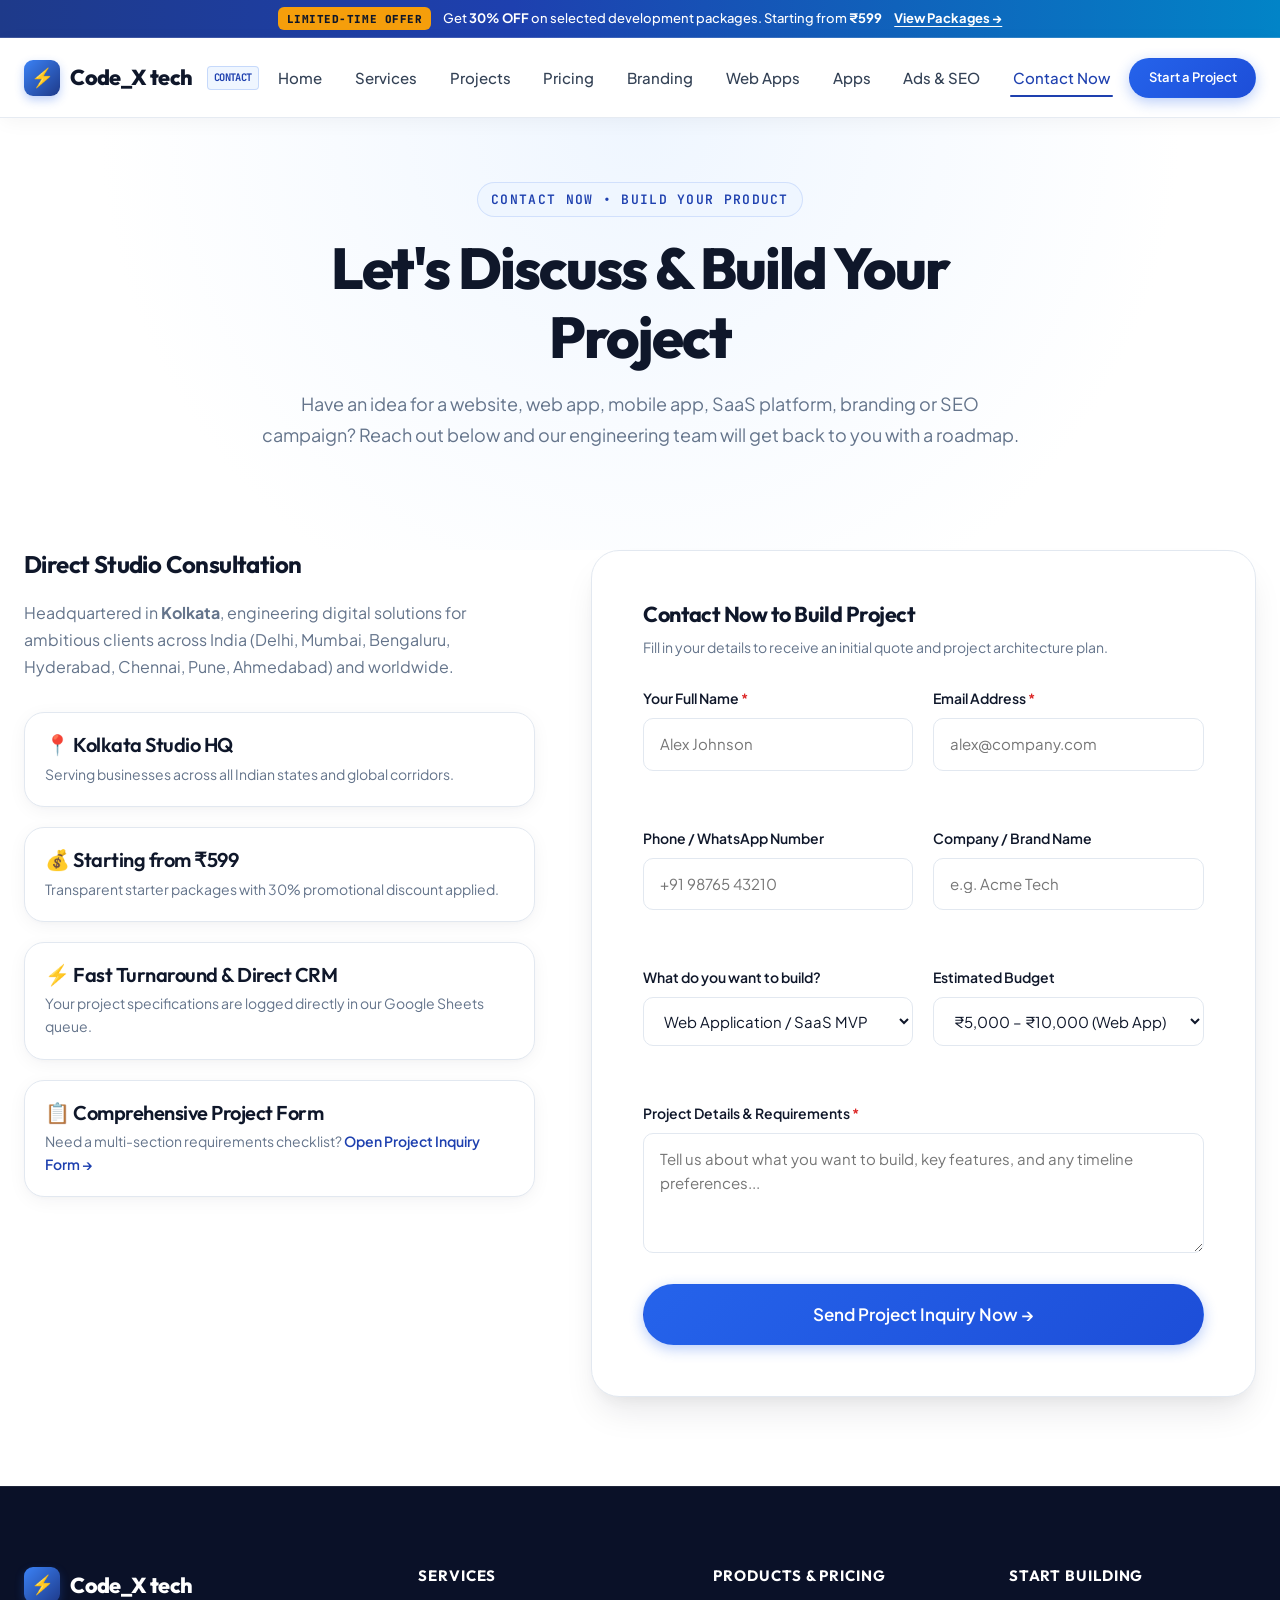
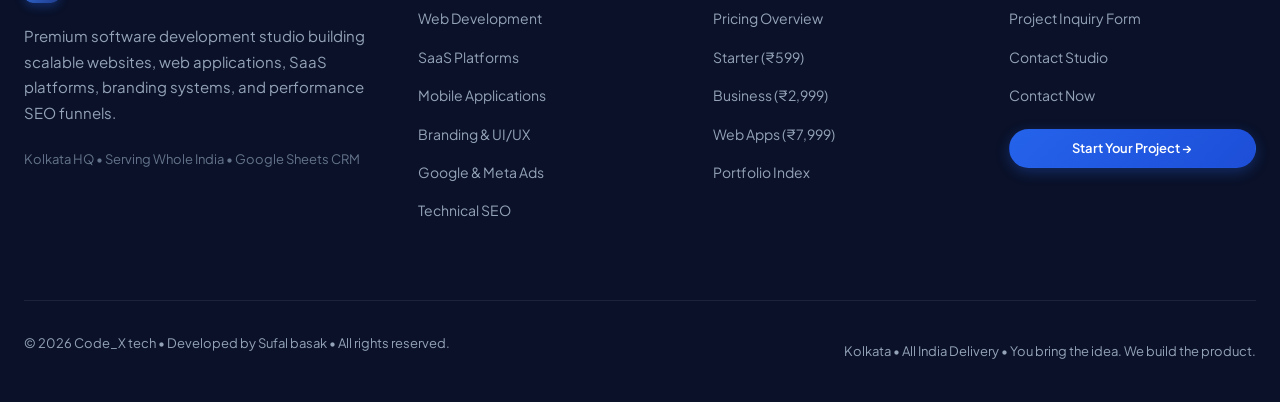
<file: support.html>
<!DOCTYPE html>
<html lang="en">
<head>
  <meta charset="UTF-8" />
  <meta name="viewport" content="width=device-width, initial-scale=1.0" />
  <title>Contact Now | Start Building Your Project | Code_X tech Studio</title>
  <meta name="description" content="Contact Code_X tech Studio now to build your digital product. Websites, web applications, SaaS platforms, apps, branding & SEO starting from ₹599." />
  <link rel="stylesheet" href="css/style.css" />
  <link rel="stylesheet" href="css/animations.css" />
  <link rel="stylesheet" href="css/responsive.css" />
</head>
<body>

  <div id="scroll-progress"></div>

  <!-- Sticky Header Wrapper (Holds Promo Offer Banner + Main Nav) -->
  <div class="site-header-sticky">
    <!-- Promotional 30% Offer Banner -->
    <aside class="offer-banner" role="region" aria-label="Limited time promotion">
      <div class="container offer-banner-content">
        <span class="offer-badge">LIMITED-TIME OFFER</span>
        <span>Get <strong>30% OFF</strong> on selected development packages. Starting from <strong>₹599</strong></span>
        <a href="pricing.html" class="offer-banner-link">View Packages →</a>
      </div>
    </aside>

    <!-- Main Navigation -->
    <header class="site-nav">
      <div class="container nav-container">
        <a href="index.html" class="brand-logo">
          <span class="brand-logo-icon">⚡</span>
          <span>Code_X tech</span>
          <span class="brand-logo-badge">CONTACT</span>
        </a>

        <nav aria-label="Main Navigation">
          <ul class="nav-links" id="nav-links">
            <li class="nav-item"><a href="index.html" class="nav-link">Home</a></li>
            <li class="nav-item"><a href="services.html" class="nav-link">Services</a></li>
            <li class="nav-item"><a href="projects.html" class="nav-link">Projects</a></li>
            <li class="nav-item"><a href="pricing.html" class="nav-link">Pricing</a></li>
            <li class="nav-item"><a href="branding.html" class="nav-link">Branding</a></li>
            <li class="nav-item"><a href="web-apps.html" class="nav-link">Web Apps</a></li>
            <li class="nav-item"><a href="apps.html" class="nav-link">Apps</a></li>
            <li class="nav-item"><a href="ads-seo.html" class="nav-link">Ads &amp; SEO</a></li>
            <li class="nav-item"><a href="support.html" class="nav-link active">Contact Now</a></li>
          </ul>
        </nav>

        <div class="nav-actions">
          <a href="inquiry.html" class="btn btn-primary btn-sm">Start a Project</a>
          <button class="nav-toggle-btn" id="nav-toggle" aria-label="Toggle Navigation">
            <svg viewBox="0 0 24 24" width="24" height="24" stroke="currentColor" stroke-width="2" fill="none"><line x1="3" y1="12" x2="21" y2="12"></line><line x1="3" y1="6" x2="21" y2="6"></line><line x1="3" y1="18" x2="21" y2="18"></line></svg>
          </button>
        </div>
      </div>
    </header>
  </div>

  <!-- Contact Hero -->
  <section class="section section-subtle" style="padding-top: clamp(2.5rem, 5vw, 4rem); padding-bottom: 3rem;">
    <div class="container">
      <div class="section-header reveal">
        <span class="section-eyebrow">CONTACT NOW &bull; BUILD YOUR PRODUCT</span>
        <h1 class="section-title">Let's Discuss &amp; Build Your Project</h1>
        <p class="section-subtitle">
          Have an idea for a website, web app, mobile app, SaaS platform, branding or SEO campaign? Reach out below and our engineering team will get back to you with a roadmap.
        </p>
      </div>
    </div>
  </section>

  <!-- Contact & Consultation Form Grid -->
  <section class="section" style="padding-top: 0;">
    <div class="container">
      <div style="display: grid; grid-template-columns: 1fr 1.3fr; gap: 3.5rem;">
        
        <!-- Left: Studio Information & Offer Guarantees -->
        <div class="reveal">
          <h2 style="font-size: 1.5rem; margin-bottom: 1.25rem;">Direct Studio Consultation</h2>
          <p style="color: var(--color-text-muted); line-height: 1.7; margin-bottom: 2rem;">
            Headquartered in <strong>Kolkata</strong>, engineering digital solutions for ambitious clients across India (Delhi, Mumbai, Bengaluru, Hyderabad, Chennai, Pune, Ahmedabad) and worldwide.
          </p>

          <div style="display: flex; flex-direction: column; gap: 1.25rem;">
            <div class="service-card" style="padding: 1.25rem;">
              <h4 style="margin-bottom: 0.35rem;">📍 Kolkata Studio HQ</h4>
              <p style="font-size: 0.875rem; color: var(--color-text-muted); margin: 0;">Serving businesses across all Indian states and global corridors.</p>
            </div>

            <div class="service-card" style="padding: 1.25rem;">
              <h4 style="margin-bottom: 0.35rem;">💰 Starting from ₹599</h4>
              <p style="font-size: 0.875rem; color: var(--color-text-muted); margin: 0;">Transparent starter packages with 30% promotional discount applied.</p>
            </div>

            <div class="service-card" style="padding: 1.25rem;">
              <h4 style="margin-bottom: 0.35rem;">⚡ Fast Turnaround &amp; Direct CRM</h4>
              <p style="font-size: 0.875rem; color: var(--color-text-muted); margin: 0;">Your project specifications are logged directly in our Google Sheets queue.</p>
            </div>

            <div class="service-card" style="padding: 1.25rem;">
              <h4 style="margin-bottom: 0.35rem;">📋 Comprehensive Project Form</h4>
              <p style="font-size: 0.875rem; color: var(--color-text-muted); margin: 0;">
                Need a multi-section requirements checklist? <a href="inquiry.html" style="color: var(--color-primary); font-weight: 600;">Open Project Inquiry Form →</a>
              </p>
            </div>
          </div>
        </div>

        <!-- Right: Contact Now & Build Project Form (Saves to Google Sheets CRM) -->
        <div class="inquiry-form-container reveal reveal-delay-1">
          <h3 style="font-size: 1.35rem; margin-bottom: 0.5rem;">Contact Now to Build Project</h3>
          <p style="font-size: 0.875rem; color: var(--color-text-muted); margin-bottom: 1.75rem;">
            Fill in your details to receive an initial quote and project architecture plan.
          </p>

          <form id="contact-build-form" novalidate>
            <div class="form-grid-2">
              <div class="form-group">
                <label class="form-label" for="contact-build-name">Your Full Name <span class="req">*</span></label>
                <input type="text" id="contact-build-name" class="form-input" placeholder="Alex Johnson" required />
              </div>
              <div class="form-group">
                <label class="form-label" for="contact-build-email">Email Address <span class="req">*</span></label>
                <input type="email" id="contact-build-email" class="form-input" placeholder="alex@company.com" required />
              </div>
            </div>

            <div class="form-grid-2">
              <div class="form-group">
                <label class="form-label" for="contact-build-phone">Phone / WhatsApp Number</label>
                <input type="tel" id="contact-build-phone" class="form-input" placeholder="+91 98765 43210" />
              </div>
              <div class="form-group">
                <label class="form-label" for="contact-build-company">Company / Brand Name</label>
                <input type="text" id="contact-build-company" class="form-input" placeholder="e.g. Acme Tech" />
              </div>
            </div>

            <div class="form-grid-2">
              <div class="form-group">
                <label class="form-label" for="contact-build-type">What do you want to build?</label>
                <select id="contact-build-type" class="form-select">
                  <option value="Website">Business Website</option>
                  <option value="Landing Page">High-Converting Landing Page</option>
                  <option value="Web Application" selected>Web Application / SaaS MVP</option>
                  <option value="Mobile App">Mobile App (iOS / Android)</option>
                  <option value="Branding">Brand Identity &amp; Logo</option>
                  <option value="Ads & SEO">Google/Meta Ads &amp; SEO</option>
                  <option value="Custom Software">Custom Business Software</option>
                </select>
              </div>
              <div class="form-group">
                <label class="form-label" for="contact-build-budget">Estimated Budget</label>
                <select id="contact-build-budget" class="form-select">
                  <option value="₹599 – ₹2,000">₹599 &ndash; ₹2,000 (Starter)</option>
                  <option value="₹2,000 – ₹5,000">₹2,000 &ndash; ₹5,000 (Small Business)</option>
                  <option value="₹5,000 – ₹10,000" selected>₹5,000 &ndash; ₹10,000 (Web App)</option>
                  <option value="₹10,000 – ₹25,000">₹10,000 &ndash; ₹25,000 (SaaS MVP)</option>
                  <option value="₹25,000+">₹25,000+ (Custom Enterprise)</option>
                  <option value="Not Sure">Not Sure / Open to Discussion</option>
                </select>
              </div>
            </div>

            <div class="form-group">
              <label class="form-label" for="contact-build-desc">Project Details &amp; Requirements <span class="req">*</span></label>
              <textarea id="contact-build-desc" class="form-textarea" placeholder="Tell us about what you want to build, key features, and any timeline preferences..." required></textarea>
            </div>

            <button type="submit" id="contact-build-submit-btn" class="btn btn-primary btn-block btn-lg">
              Send Project Inquiry Now →
            </button>
            <div id="contact-build-feedback" style="display: none; margin-top: 1rem; padding: 0.85rem; border-radius: var(--radius-xs); text-align: center; font-size: 0.9375rem;"></div>
          </form>
        </div>

      </div>
    </div>
  </section>

  <!-- Global Footer -->
  <footer class="site-footer">
    <div class="container">
      <div class="footer-grid">
        <div class="footer-brand">
          <a href="index.html" class="brand-logo">
            <span class="brand-logo-icon">⚡</span>
            <span>Code_X tech</span>
          </a>
          <p class="footer-brand-desc">
            Premium software development studio building scalable websites, web applications, SaaS platforms, branding systems, and performance SEO funnels.
          </p>
          <p style="font-size: 0.8125rem; color: #64748b;">
            Kolkata HQ &bull; Serving Whole India &bull; Google Sheets CRM
          </p>
        </div>

        <div>
          <h4 class="footer-title">Services</h4>
          <ul class="footer-links">
            <li><a href="services.html">Web Development</a></li>
            <li><a href="web-apps.html">SaaS Platforms</a></li>
            <li><a href="apps.html">Mobile Applications</a></li>
            <li><a href="branding.html">Branding &amp; UI/UX</a></li>
            <li><a href="ads-seo.html">Google &amp; Meta Ads</a></li>
            <li><a href="ads-seo.html">Technical SEO</a></li>
          </ul>
        </div>

        <div>
          <h4 class="footer-title">Products &amp; Pricing</h4>
          <ul class="footer-links">
            <li><a href="pricing.html">Pricing Overview</a></li>
            <li><a href="pricing.html#starter">Starter (₹599)</a></li>
            <li><a href="pricing.html#business">Business (₹2,999)</a></li>
            <li><a href="pricing.html#webapp">Web Apps (₹7,999)</a></li>
            <li><a href="projects.html">Portfolio Index</a></li>
          </ul>
        </div>

        <div>
          <h4 class="footer-title">Start Building</h4>
          <ul class="footer-links">
            <li><a href="inquiry.html">Project Inquiry Form</a></li>
            <li><a href="contact.html">Contact Studio</a></li>
            <li><a href="support.html">Contact Now</a></li>
          </ul>
          <div style="margin-top: 1.25rem;">
            <a href="inquiry.html" class="btn btn-primary btn-sm btn-block">Start Your Project →</a>
          </div>
        </div>
      </div>

      <div class="footer-bottom">
        <p>&copy; 2026 Code_X tech &bull; Developed by Sufal basak &bull; All rights reserved.</p>
        <p>Kolkata &bull; All India Delivery &bull; You bring the idea. We build the product.</p>
      </div>
    </div>
  </footer>

  <script src="js/sheets-api.js"></script>
  <script src="js/form-validation.js"></script>
  <script src="js/app.js"></script>
  <script>
    document.getElementById("contact-build-form")?.addEventListener("submit", async (e) => {
      e.preventDefault();
      const name = document.getElementById("contact-build-name").value.trim();
      const email = document.getElementById("contact-build-email").value.trim();
      const phone = document.getElementById("contact-build-phone").value.trim();
      const company = document.getElementById("contact-build-company").value.trim();
      const projectType = document.getElementById("contact-build-type").value;
      const budget = document.getElementById("contact-build-budget").value;
      const desc = document.getElementById("contact-build-desc").value.trim();
      const feedbackEl = document.getElementById("contact-build-feedback");
      const btn = document.getElementById("contact-build-submit-btn");

      if (!name || !email || !desc) {
        alert("Please complete all required fields.");
        return;
      }

      btn.disabled = true;
      btn.innerHTML = `<span class="spinner"></span> Saving to Google Sheets CRM...`;

      try {
        const res = await window.sheetsAPI.submitInquiry({
          fullName: name,
          email: email,
          phone: phone,
          company: company,
          projectType: projectType,
          budget: budget,
          description: desc,
          services: [projectType],
          selectedPackage: "Contact Now Inquiry"
        });

        if (res.success) {
          feedbackEl.style.display = "block";
          feedbackEl.style.background = "var(--color-offer-bg)";
          feedbackEl.style.color = "var(--color-offer)";
          feedbackEl.innerHTML = `✓ Thank you! Your project inquiry <strong>${res.inquiryId}</strong> has been logged in our Google Sheets CRM. We will review your requirements and reach out promptly!`;
          document.getElementById("contact-build-form").reset();
        }
      } catch (err) {
        feedbackEl.style.display = "block";
        feedbackEl.style.background = "var(--color-error-bg)";
        feedbackEl.style.color = "var(--color-error)";
        feedbackEl.textContent = "Could not record inquiry. Please try again or use the full Project Inquiry form.";
      } finally {
        btn.disabled = false;
        btn.textContent = "Send Project Inquiry Now →";
      }
    });
  </script>
</body>
</html>
</file>
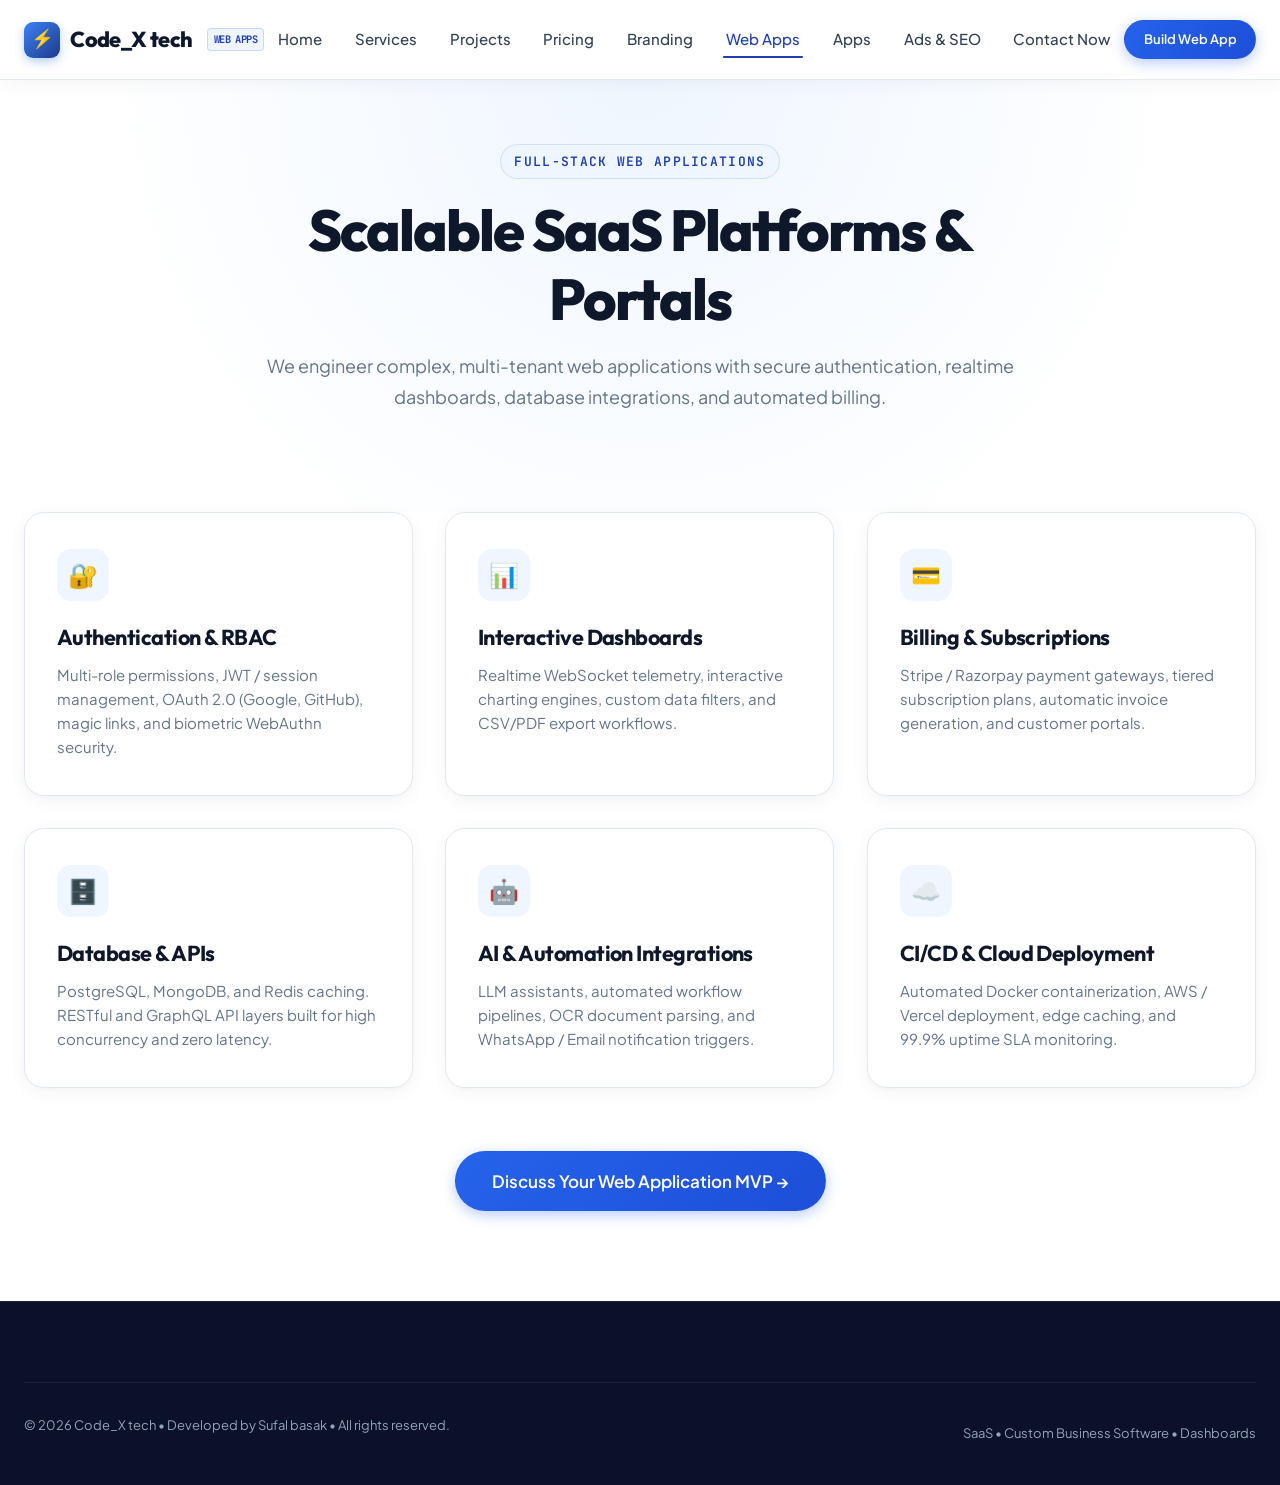
<file: web-apps.html>
<!DOCTYPE html>
<html lang="en">
<head>
  <meta charset="UTF-8" />
  <meta name="viewport" content="width=device-width, initial-scale=1.0" />
  <title>SaaS &amp; Web Applications Development | Code_X tech</title>
  <meta name="description" content="Custom SaaS platforms, responsive web applications, secure portals, and interactive business software architectures." />
  <link rel="stylesheet" href="css/style.css" />
  <link rel="stylesheet" href="css/animations.css" />
  <link rel="stylesheet" href="css/responsive.css" />
</head>
<body>

  <div id="scroll-progress"></div>

  <!-- Main Navigation -->
  <header class="site-nav">
    <div class="container nav-container">
      <a href="index.html" class="brand-logo">
        <span class="brand-logo-icon">⚡</span>
        <span>Code_X tech</span>
        <span class="brand-logo-badge">WEB APPS</span>
      </a>

      <nav aria-label="Main Navigation">
        <ul class="nav-links" id="nav-links">
          <li class="nav-item"><a href="index.html" class="nav-link">Home</a></li>
          <li class="nav-item"><a href="services.html" class="nav-link">Services</a></li>
          <li class="nav-item"><a href="projects.html" class="nav-link">Projects</a></li>
          <li class="nav-item"><a href="pricing.html" class="nav-link">Pricing</a></li>
          <li class="nav-item"><a href="branding.html" class="nav-link">Branding</a></li>
          <li class="nav-item"><a href="web-apps.html" class="nav-link active">Web Apps</a></li>
          <li class="nav-item"><a href="apps.html" class="nav-link">Apps</a></li>
          <li class="nav-item"><a href="ads-seo.html" class="nav-link">Ads &amp; SEO</a></li>
          <li class="nav-item"><a href="contact.html" class="nav-link">Contact Now</a></li>
        </ul>
      </nav>

      <div class="nav-actions">
        <a href="inquiry.html?package=Web%20Application" class="btn btn-primary btn-sm">Build Web App</a>
        <button class="nav-toggle-btn" id="nav-toggle" aria-label="Toggle Navigation">
          <svg viewBox="0 0 24 24" width="24" height="24" stroke="currentColor" stroke-width="2" fill="none"><line x1="3" y1="12" x2="21" y2="12"></line><line x1="3" y1="6" x2="21" y2="6"></line><line x1="3" y1="18" x2="21" y2="18"></line></svg>
        </button>
      </div>
    </div>
  </header>

  <!-- Web Apps Hero -->
  <section class="section section-subtle" style="padding-top: clamp(2.5rem, 5vw, 4rem); padding-bottom: 3rem;">
    <div class="container">
      <div class="section-header reveal">
        <span class="section-eyebrow">FULL-STACK WEB APPLICATIONS</span>
        <h1 class="section-title">Scalable SaaS Platforms &amp; Portals</h1>
        <p class="section-subtitle">
          We engineer complex, multi-tenant web applications with secure authentication, realtime dashboards, database integrations, and automated billing.
        </p>
      </div>
    </div>
  </section>

  <!-- Key Architecture Modules -->
  <section class="section" style="padding-top: 0;">
    <div class="container">
      <div style="display: grid; grid-template-columns: repeat(auto-fit, minmax(320px, 1fr)); gap: 2rem;">
        
        <div class="service-card reveal">
          <div class="service-icon-box">🔐</div>
          <h3 class="service-title">Authentication &amp; RBAC</h3>
          <p class="service-desc">
            Multi-role permissions, JWT / session management, OAuth 2.0 (Google, GitHub), magic links, and biometric WebAuthn security.
          </p>
        </div>

        <div class="service-card reveal reveal-delay-1">
          <div class="service-icon-box">📊</div>
          <h3 class="service-title">Interactive Dashboards</h3>
          <p class="service-desc">
            Realtime WebSocket telemetry, interactive charting engines, custom data filters, and CSV/PDF export workflows.
          </p>
        </div>

        <div class="service-card reveal reveal-delay-2">
          <div class="service-icon-box">💳</div>
          <h3 class="service-title">Billing &amp; Subscriptions</h3>
          <p class="service-desc">
            Stripe / Razorpay payment gateways, tiered subscription plans, automatic invoice generation, and customer portals.
          </p>
        </div>

        <div class="service-card reveal">
          <div class="service-icon-box">🗄️</div>
          <h3 class="service-title">Database &amp; APIs</h3>
          <p class="service-desc">
            PostgreSQL, MongoDB, and Redis caching. RESTful and GraphQL API layers built for high concurrency and zero latency.
          </p>
        </div>

        <div class="service-card reveal reveal-delay-1">
          <div class="service-icon-box">🤖</div>
          <h3 class="service-title">AI &amp; Automation Integrations</h3>
          <p class="service-desc">
            LLM assistants, automated workflow pipelines, OCR document parsing, and WhatsApp / Email notification triggers.
          </p>
        </div>

        <div class="service-card reveal reveal-delay-2">
          <div class="service-icon-box">☁️</div>
          <h3 class="service-title">CI/CD &amp; Cloud Deployment</h3>
          <p class="service-desc">
            Automated Docker containerization, AWS / Vercel deployment, edge caching, and 99.9% uptime SLA monitoring.
          </p>
        </div>

      </div>

      <div style="text-align: center; margin-top: 4rem;" class="reveal">
        <a href="inquiry.html?package=Web%20Application" class="btn btn-primary btn-lg">
          Discuss Your Web Application MVP →
        </a>
      </div>
    </div>
  </section>

  <!-- Global Footer -->
  <footer class="site-footer">
    <div class="container">
      <div class="footer-bottom">
        <p>&copy; 2026 Code_X tech &bull; Developed by Sufal basak &bull; All rights reserved.</p>
        <p>SaaS &bull; Custom Business Software &bull; Dashboards</p>
      </div>
    </div>
  </footer>

  <script src="js/sheets-api.js"></script>
  <script src="js/app.js"></script>
</body>
</html>
</file>
<file: css/style.css>
/* ==========================================================================
   CODE_IT / SUFAL_AD DIGITAL PRODUCT STUDIO - CORE DESIGN SYSTEM
   Premium + Modern + Corporate + Technology + Conversion-Focused
   ========================================================================== */

@import url('https://fonts.googleapis.com/css2?family=Outfit:wght@300;400;500;600;700;800&family=Plus+Jakarta+Sans:wght@300;400;500;600;700;800&family=JetBrains+Mono:wght@400;500;600&display=swap');

:root {
  /* Brand Color Palette - Modern Blue Tech Theme */
  --color-primary: #1e40af;           /* Deep Royal Blue */
  --color-primary-dark: #1e3a8a;      /* Navy Blue */
  --color-primary-light: #3b82f6;     /* Vibrant Blue */
  --color-primary-subtle: #eff6ff;    /* Soft Ice Blue */
  --color-primary-glow: rgba(37, 99, 235, 0.18);
  --color-accent: #0284c7;           /* Sky Blue Accent */
  --color-accent-teal: #0d9488;      /* Mint Teal for success/offers */
  
  /* Neutral Palette */
  --color-bg: #ffffff;
  --color-bg-alt: #f8fafc;
  --color-bg-subtle: #f1f5f9;
  --color-surface: #ffffff;
  --color-surface-hover: #f8fafc;
  --color-border: #e2e8f0;
  --color-border-light: #edf2f7;
  --color-border-focus: #3b82f6;
  
  /* Text & Inks */
  --color-text-main: #0f172a;        /* Dark Slate Navy */
  --color-text-secondary: #334155;   /* Neutral Slate */
  --color-text-muted: #64748b;       /* Slate Grey */
  --color-text-light: #94a3b8;       /* Subtle Grey */
  --color-text-inverse: #ffffff;
  
  /* Semantic Badges & States */
  --color-offer: #059669;
  --color-offer-bg: #ecfdf5;
  --color-warning: #d97706;
  --color-error: #dc2626;
  --color-error-bg: #fef2f2;
  --color-success: #10b981;
  
  /* Typography */
  --font-heading: 'Outfit', -apple-system, BlinkMacSystemFont, sans-serif;
  --font-body: 'Plus Jakarta Sans', -apple-system, BlinkMacSystemFont, sans-serif;
  --font-mono: 'JetBrains Mono', monospace;
  
  /* Shadows */
  --shadow-xs: 0 1px 2px 0 rgba(15, 23, 42, 0.05);
  --shadow-sm: 0 2px 8px -2px rgba(15, 23, 42, 0.06), 0 1px 4px -1px rgba(15, 23, 42, 0.04);
  --shadow-md: 0 12px 24px -6px rgba(15, 23, 42, 0.08), 0 4px 10px -2px rgba(15, 23, 42, 0.04);
  --shadow-lg: 0 20px 35px -8px rgba(15, 23, 42, 0.1), 0 8px 16px -4px rgba(15, 23, 42, 0.05);
  --shadow-xl: 0 25px 50px -12px rgba(15, 23, 42, 0.15);
  --shadow-glow: 0 0 40px -10px rgba(37, 99, 235, 0.28);
  --shadow-card: 0 4px 20px -2px rgba(30, 41, 59, 0.06), 0 2px 6px -1px rgba(30, 41, 59, 0.03);
  
  /* Radius */
  --radius-xs: 6px;
  --radius-sm: 10px;
  --radius-md: 14px;
  --radius-lg: 20px;
  --radius-xl: 28px;
  --radius-full: 9999px;
  
  /* Transitions */
  --transition-fast: 150ms cubic-bezier(0.16, 1, 0.3, 1);
  --transition-base: 250ms cubic-bezier(0.16, 1, 0.3, 1);
  --transition-smooth: 400ms cubic-bezier(0.16, 1, 0.3, 1);
  
  /* Layout */
  --container-max: 1280px;
  --nav-height: 80px;
}

/* ==========================================================================
   CSS RESET & BASE
   ========================================================================== */
*, *::before, *::after {
  box-sizing: border-box;
  margin: 0;
  padding: 0;
}

html {
  font-size: 16px;
  scroll-behavior: smooth;
  -webkit-text-size-adjust: 100%;
}

body {
  font-family: var(--font-body);
  font-size: 1rem;
  line-height: 1.65;
  color: var(--color-text-secondary);
  background-color: var(--color-bg);
  min-height: 100vh;
  display: flex;
  flex-direction: column;
  overflow-x: hidden;
  -webkit-font-smoothing: antialiased;
  -moz-osx-font-smoothing: grayscale;
}

/* Scroll progress bar */
#scroll-progress {
  position: fixed;
  top: 0;
  left: 0;
  height: 3px;
  width: 0%;
  background: linear-gradient(90deg, var(--color-primary-light), var(--color-primary), #0284c7);
  z-index: 1000;
  transition: width 0.1s ease-out;
}

h1, h2, h3, h4, h5, h6 {
  font-family: var(--font-heading);
  color: var(--color-text-main);
  font-weight: 700;
  line-height: 1.2;
  letter-spacing: -0.025em;
}

h1 { font-size: clamp(2.4rem, 4.5vw, 4rem); font-weight: 800; letter-spacing: -0.035em; }
h2 { font-size: clamp(1.85rem, 3vw, 2.75rem); letter-spacing: -0.025em; }
h3 { font-size: clamp(1.35rem, 2vw, 1.75rem); }
h4 { font-size: 1.25rem; font-weight: 600; }
p { margin-bottom: 1rem; }
p:last-child { margin-bottom: 0; }

a {
  color: var(--color-primary);
  text-decoration: none;
  transition: color var(--transition-fast);
}

a:hover {
  color: var(--color-primary-dark);
}

img, svg, video {
  display: block;
  max-width: 100%;
  height: auto;
}

button, input, select, textarea {
  font: inherit;
  color: inherit;
}

ul, ol {
  list-style: none;
}

/* ==========================================================================
   LAYOUT CONTAINER
   ========================================================================== */
.container {
  width: 100%;
  max-width: var(--container-max);
  margin-left: auto;
  margin-right: auto;
  padding-left: 1.5rem;
  padding-right: 1.5rem;
}

.container-narrow {
  max-width: 900px;
}

.section {
  padding-top: clamp(4.5rem, 7vw, 7.5rem);
  padding-bottom: clamp(4.5rem, 7vw, 7.5rem);
  position: relative;
}

.section-alt {
  background-color: var(--color-bg-alt);
}

.section-subtle {
  background: radial-gradient(circle at 50% 0%, #eff6ff 0%, #ffffff 70%);
}

/* Section Header */
.section-header {
  text-align: center;
  max-width: 760px;
  margin: 0 auto clamp(2.5rem, 4vw, 4.5rem);
}

.section-eyebrow {
  display: inline-flex;
  align-items: center;
  gap: 0.5rem;
  font-family: var(--font-mono);
  font-size: 0.8125rem;
  font-weight: 600;
  text-transform: uppercase;
  letter-spacing: 0.1em;
  color: var(--color-primary);
  background: var(--color-primary-subtle);
  border: 1px solid rgba(37, 99, 235, 0.15);
  padding: 0.35rem 0.85rem;
  border-radius: var(--radius-full);
  margin-bottom: 1rem;
}

.section-title {
  margin-bottom: 1.15rem;
}

.section-subtitle {
  font-size: 1.125rem;
  color: var(--color-text-muted);
  line-height: 1.7;
}

/* ==========================================================================
   STICKY NAVIGATION & HEADER WRAPPER
   ========================================================================== */
.site-header-sticky {
  position: sticky;
  top: 0;
  left: 0;
  right: 0;
  width: 100%;
  z-index: 990;
  background: transparent;
}

.site-nav {
  position: sticky;
  top: 0;
  left: 0;
  right: 0;
  width: 100%;
  height: var(--nav-height);
  background: rgba(255, 255, 255, 0.94);
  backdrop-filter: blur(14px);
  -webkit-backdrop-filter: blur(14px);
  border-bottom: 1px solid rgba(226, 232, 240, 0.85);
  box-shadow: 0 4px 20px -2px rgba(15, 23, 42, 0.05);
  z-index: 950;
  transition: all var(--transition-base);
}

.site-header-sticky .site-nav {
  position: relative;
  top: auto;
}

.site-nav.scrolled {
  background: rgba(255, 255, 255, 0.98);
  box-shadow: var(--shadow-sm);
  height: 72px;
}

.nav-container {
  display: flex;
  align-items: center;
  justify-content: space-between;
  height: 100%;
}

.brand-logo {
  display: flex;
  align-items: center;
  gap: 0.65rem;
  font-family: var(--font-heading);
  font-size: 1.35rem;
  font-weight: 800;
  color: var(--color-text-main);
  letter-spacing: -0.03em;
}

.brand-logo-icon {
  width: 36px;
  height: 36px;
  background: linear-gradient(135deg, var(--color-primary-light), var(--color-primary-dark));
  border-radius: 9px;
  display: flex;
  align-items: center;
  justify-content: center;
  color: #fff;
  font-size: 1.15rem;
  box-shadow: 0 4px 10px rgba(37, 99, 235, 0.3);
}

.brand-logo-badge {
  font-size: 0.65rem;
  font-weight: 700;
  font-family: var(--font-mono);
  background: var(--color-primary-subtle);
  color: var(--color-primary);
  border: 1px solid rgba(37, 99, 235, 0.2);
  padding: 0.15rem 0.4rem;
  border-radius: 4px;
  margin-left: 0.25rem;
}

.nav-links {
  display: flex;
  align-items: center;
  gap: 1.65rem;
}

.nav-item {
  position: relative;
}

.nav-link {
  font-size: 0.9375rem;
  font-weight: 500;
  color: var(--color-text-secondary);
  padding: 0.5rem 0.2rem;
  position: relative;
  transition: color var(--transition-fast);
}

.nav-link:hover, .nav-link.active {
  color: var(--color-primary);
}

.nav-link.active::after {
  content: '';
  position: absolute;
  bottom: -2px;
  left: 0;
  right: 0;
  height: 2px;
  background: var(--color-primary);
  border-radius: 2px;
}

/* Nav Dropdown for deep services */
.nav-dropdown {
  position: relative;
}

.dropdown-menu {
  position: absolute;
  top: 100%;
  left: -1rem;
  width: 240px;
  background: #ffffff;
  border: 1px solid var(--color-border);
  border-radius: var(--radius-md);
  box-shadow: var(--shadow-lg);
  padding: 0.65rem;
  opacity: 0;
  visibility: hidden;
  transform: translateY(10px);
  transition: all var(--transition-base);
  z-index: 1000;
}

.nav-dropdown:hover .dropdown-menu,
.nav-dropdown:focus-within .dropdown-menu {
  opacity: 1;
  visibility: visible;
  transform: translateY(0);
}

.dropdown-item {
  display: flex;
  align-items: center;
  gap: 0.65rem;
  padding: 0.6rem 0.85rem;
  font-size: 0.875rem;
  font-weight: 500;
  color: var(--color-text-secondary);
  border-radius: var(--radius-xs);
  transition: all var(--transition-fast);
}

.dropdown-item:hover {
  background: var(--color-primary-subtle);
  color: var(--color-primary);
  transform: translateX(3px);
}

.nav-actions {
  display: flex;
  align-items: center;
  gap: 1rem;
}

.nav-toggle-btn {
  display: none;
  background: none;
  border: none;
  width: 42px;
  height: 42px;
  border-radius: var(--radius-xs);
  cursor: pointer;
  padding: 8px;
  color: var(--color-text-main);
}

.nav-toggle-btn:focus-visible {
  outline: 2px solid var(--color-primary);
}

/* ==========================================================================
   BUTTONS & CTA
   ========================================================================== */
.btn {
  display: inline-flex;
  align-items: center;
  justify-content: center;
  gap: 0.55rem;
  font-family: var(--font-body);
  font-size: 0.9375rem;
  font-weight: 600;
  padding: 0.75rem 1.65rem;
  border-radius: var(--radius-full);
  border: 1px solid transparent;
  cursor: pointer;
  text-decoration: none;
  transition: all var(--transition-base);
  white-space: nowrap;
}

.btn-primary {
  background: linear-gradient(135deg, #2563eb 0%, #1d4ed8 100%);
  color: #ffffff;
  box-shadow: 0 4px 14px rgba(37, 99, 235, 0.32);
}

.btn-primary:hover {
  color: #ffffff;
  background: linear-gradient(135deg, #1d4ed8 0%, #1e40af 100%);
  box-shadow: 0 6px 20px rgba(37, 99, 235, 0.45);
  transform: translateY(-2px);
}

.btn-primary:active {
  transform: translateY(0);
}

.btn-secondary {
  background: #ffffff;
  color: var(--color-text-main);
  border-color: var(--color-border);
  box-shadow: var(--shadow-xs);
}

.btn-secondary:hover {
  background: var(--color-bg-alt);
  border-color: #cbd5e1;
  color: var(--color-primary);
  transform: translateY(-2px);
}

.btn-outline {
  background: transparent;
  color: var(--color-primary);
  border-color: rgba(37, 99, 235, 0.4);
}

.btn-outline:hover {
  background: var(--color-primary-subtle);
  border-color: var(--color-primary);
  color: var(--color-primary-dark);
}

.btn-sm {
  font-size: 0.8125rem;
  padding: 0.5rem 1.15rem;
}

.btn-lg {
  font-size: 1.0625rem;
  padding: 0.95rem 2.25rem;
}

.btn-block {
  width: 100%;
}

.btn-icon {
  width: 18px;
  height: 18px;
  transition: transform var(--transition-fast);
}

.btn:hover .btn-icon {
  transform: translateX(3px);
}

/* ==========================================================================
   PROMOTIONAL 30% OFFER BANNER
   ========================================================================== */
.offer-banner {
  background: linear-gradient(90deg, #1e3a8a 0%, #1e40af 40%, #0284c7 100%);
  color: #ffffff;
  padding: 0.45rem 1rem;
  font-size: 0.8125rem;
  font-weight: 500;
  text-align: center;
  position: relative;
  z-index: 10;
  border-bottom: 1px solid rgba(255, 255, 255, 0.15);
}

.offer-banner-content {
  display: inline-flex;
  align-items: center;
  gap: 0.75rem;
  flex-wrap: wrap;
  justify-content: center;
}

.offer-badge {
  background: #f59e0b;
  color: #0f172a;
  font-family: var(--font-mono);
  font-size: 0.6875rem;
  font-weight: 800;
  padding: 0.15rem 0.55rem;
  border-radius: var(--radius-xs);
  letter-spacing: 0.05em;
  text-transform: uppercase;
}

.offer-banner-link {
  color: #ffffff;
  text-decoration: underline;
  text-underline-offset: 3px;
  font-weight: 700;
  transition: opacity var(--transition-fast);
}

.offer-banner-link:hover {
  color: #eff6ff;
  opacity: 0.9;
}

/* ==========================================================================
   HERO SECTION
   ========================================================================== */
.hero-wrapper {
  padding-top: clamp(2.5rem, 5vw, 4.25rem);
  padding-bottom: clamp(3.5rem, 6vw, 6rem);
  position: relative;
  background: radial-gradient(circle at 50% 10%, rgba(239, 246, 255, 0.9) 0%, rgba(255, 255, 255, 0.9) 65%);
  overflow: hidden;
}

.hero-grid {
  display: grid;
  grid-template-columns: 1.15fr 0.85fr;
  gap: clamp(2rem, 4vw, 4rem);
  align-items: center;
}

.hero-content {
  max-width: 680px;
}

.hero-badge-container {
  display: inline-flex;
  align-items: center;
  gap: 0.65rem;
  background: #ffffff;
  border: 1px solid rgba(37, 99, 235, 0.2);
  padding: 0.35rem 0.95rem 0.35rem 0.45rem;
  border-radius: var(--radius-full);
  box-shadow: 0 4px 12px rgba(15, 23, 42, 0.04);
  margin-bottom: 1.75rem;
}

.hero-badge-tag {
  background: var(--color-primary);
  color: #fff;
  font-size: 0.6875rem;
  font-family: var(--font-mono);
  font-weight: 700;
  padding: 0.2rem 0.55rem;
  border-radius: var(--radius-full);
  letter-spacing: 0.04em;
}

.hero-badge-text {
  font-size: 0.8125rem;
  font-weight: 600;
  color: var(--color-text-main);
}

.hero-headline {
  margin-bottom: 1.35rem;
  color: var(--color-text-main);
}

.hero-headline em {
  font-style: normal;
  background: linear-gradient(135deg, #1d4ed8 0%, #0284c7 100%);
  -webkit-background-clip: text;
  -webkit-text-fill-color: transparent;
}

.hero-subtext {
  font-size: clamp(1.05rem, 1.3vw, 1.25rem);
  line-height: 1.7;
  color: var(--color-text-muted);
  margin-bottom: 2.25rem;
}

.hero-actions {
  display: flex;
  align-items: center;
  gap: 1rem;
  flex-wrap: wrap;
  margin-bottom: 2.5rem;
}

.hero-guarantees {
  display: flex;
  align-items: center;
  gap: 1.75rem;
  flex-wrap: wrap;
  border-top: 1px solid var(--color-border);
  padding-top: 1.5rem;
}

.guarantee-item {
  display: flex;
  align-items: center;
  gap: 0.5rem;
  font-size: 0.845rem;
  font-weight: 500;
  color: var(--color-text-secondary);
}

.guarantee-icon {
  color: var(--color-offer);
  width: 16px;
  height: 16px;
}

/* Hero Visual 3D / Studio Interactive Showcase */
.hero-visual {
  position: relative;
}

.hero-visual-frame {
  position: relative;
  background: #ffffff;
  border-radius: var(--radius-xl);
  border: 1px solid rgba(226, 232, 240, 0.9);
  box-shadow: var(--shadow-xl), var(--shadow-glow);
  padding: 1.25rem;
  backdrop-filter: blur(10px);
}

.studio-tech-card {
  border-radius: var(--radius-lg);
  background: linear-gradient(180deg, #f8fafc 0%, #ffffff 100%);
  border: 1px solid var(--color-border);
  padding: 1.5rem;
  position: relative;
  overflow: hidden;
}

.studio-card-header {
  display: flex;
  align-items: center;
  justify-content: space-between;
  margin-bottom: 1.25rem;
  border-bottom: 1px solid var(--color-border-light);
  padding-bottom: 0.75rem;
}

.tech-dots {
  display: flex;
  gap: 6px;
}

.tech-dot {
  width: 10px;
  height: 10px;
  border-radius: 50%;
}
.tech-dot.red { background: #f87171; }
.tech-dot.yellow { background: #fbbf24; }
.tech-dot.green { background: #34d399; }

.tech-label {
  font-family: var(--font-mono);
  font-size: 0.75rem;
  color: var(--color-text-muted);
}

.tech-live-pill {
  display: inline-flex;
  align-items: center;
  gap: 0.4rem;
  font-family: var(--font-mono);
  font-size: 0.6875rem;
  font-weight: 700;
  color: #10b981;
  background: rgba(16, 185, 129, 0.12);
  border: 1px solid rgba(16, 185, 129, 0.25);
  padding: 0.15rem 0.5rem;
  border-radius: var(--radius-full);
  letter-spacing: 0.04em;
}

.pulse-dot {
  width: 6px;
  height: 6px;
  border-radius: 50%;
  background: #10b981;
  box-shadow: 0 0 0 2px rgba(16, 185, 129, 0.35);
  animation: pulseDot 1.5s infinite;
}

@keyframes pulseDot {
  0% { transform: scale(0.9); opacity: 0.8; }
  50% { transform: scale(1.3); opacity: 1; }
  100% { transform: scale(0.9); opacity: 0.8; }
}

/* Hero Video Container */
.hero-video-container,
.hero-canvas-container {
  width: 100%;
  height: 340px;
  position: relative;
  border-radius: var(--radius-md);
  overflow: hidden;
  background: #0f172a;
  box-shadow: inset 0 0 20px rgba(0,0,0,0.5);
}

.hero-media-video {
  width: 100%;
  height: 100%;
  object-fit: cover;
  display: block;
  border-radius: var(--radius-md);
}

.video-overlay-controls {
  position: absolute;
  top: 12px;
  right: 12px;
  display: flex;
  gap: 6px;
  z-index: 20;
}

.video-ctrl-btn {
  width: 32px;
  height: 32px;
  border-radius: 50%;
  background: rgba(15, 23, 42, 0.7);
  backdrop-filter: blur(8px);
  -webkit-backdrop-filter: blur(8px);
  border: 1px solid rgba(255, 255, 255, 0.2);
  color: #ffffff;
  display: flex;
  align-items: center;
  justify-content: center;
  cursor: pointer;
  transition: all var(--transition-fast);
}

.video-ctrl-btn:hover {
  background: rgba(37, 99, 235, 0.85);
  border-color: rgba(255, 255, 255, 0.5);
  transform: scale(1.08);
}

#hero-3d-canvas {
  width: 100%;
  height: 100%;
  display: block;
}

.canvas-overlay-caption {
  position: absolute;
  bottom: 12px;
  left: 12px;
  right: 12px;
  background: rgba(15, 23, 42, 0.8);
  backdrop-filter: blur(8px);
  -webkit-backdrop-filter: blur(8px);
  color: #ffffff;
  padding: 0.55rem 0.95rem;
  border-radius: var(--radius-xs);
  font-size: 0.75rem;
  display: flex;
  align-items: center;
  justify-content: space-between;
  border: 1px solid rgba(255, 255, 255, 0.1);
  z-index: 10;
}

.canvas-badge {
  font-family: var(--font-mono);
  color: #38bdf8;
}

.hero-floating-stat {
  position: absolute;
  background: #ffffff;
  border: 1px solid var(--color-border);
  box-shadow: var(--shadow-lg);
  padding: 0.75rem 1rem;
  border-radius: var(--radius-md);
  display: flex;
  align-items: center;
  gap: 0.75rem;
  z-index: 10;
}

.hero-floating-stat.stat-1 {
  top: -1.25rem;
  right: -1rem;
}

.hero-floating-stat.stat-2 {
  bottom: -1.25rem;
  left: -1rem;
}

.stat-icon-wrapper {
  width: 38px;
  height: 38px;
  border-radius: 10px;
  background: var(--color-primary-subtle);
  color: var(--color-primary);
  display: flex;
  align-items: center;
  justify-content: center;
  font-size: 1.15rem;
}

.stat-info-title {
  font-size: 0.75rem;
  font-weight: 500;
  color: var(--color-text-muted);
}

.stat-info-val {
  font-family: var(--font-heading);
  font-size: 0.95rem;
  font-weight: 700;
  color: var(--color-text-main);
}

/* ==========================================================================
   SERVICES GRID SECTION
   ========================================================================== */
.services-grid {
  display: grid;
  grid-template-columns: repeat(auto-fit, minmax(340px, 1fr));
  gap: 1.75rem;
}

.service-card {
  background: #ffffff;
  border: 1px solid var(--color-border);
  border-radius: var(--radius-lg);
  padding: 2.25rem 2rem;
  box-shadow: var(--shadow-card);
  transition: all var(--transition-base);
  display: flex;
  flex-direction: column;
  position: relative;
  overflow: hidden;
}

.service-card::before {
  content: '';
  position: absolute;
  top: 0;
  left: 0;
  right: 0;
  height: 4px;
  background: linear-gradient(90deg, var(--color-primary-light), var(--color-primary));
  opacity: 0;
  transition: opacity var(--transition-fast);
}

.service-card:hover {
  transform: translateY(-6px);
  box-shadow: var(--shadow-lg);
  border-color: rgba(37, 99, 235, 0.3);
}

.service-card:hover::before {
  opacity: 1;
}

.service-icon-box {
  width: 52px;
  height: 52px;
  border-radius: 14px;
  background: var(--color-primary-subtle);
  color: var(--color-primary);
  display: flex;
  align-items: center;
  justify-content: center;
  font-size: 1.5rem;
  margin-bottom: 1.5rem;
  transition: all var(--transition-base);
}

.service-card:hover .service-icon-box {
  background: var(--color-primary);
  color: #ffffff;
  transform: scale(1.05);
}

.service-title {
  font-size: 1.35rem;
  margin-bottom: 0.75rem;
  color: var(--color-text-main);
}

.service-desc {
  font-size: 0.9375rem;
  color: var(--color-text-muted);
  line-height: 1.6;
  margin-bottom: 1.5rem;
}

.service-feature-list {
  margin-bottom: 2rem;
  flex: 1;
}

.service-feature-item {
  display: flex;
  align-items: center;
  gap: 0.65rem;
  font-size: 0.875rem;
  color: var(--color-text-secondary);
  margin-bottom: 0.65rem;
  font-weight: 500;
}

.service-feature-item svg {
  width: 16px;
  height: 16px;
  color: var(--color-primary);
  flex-shrink: 0;
}

.service-card-footer {
  border-top: 1px solid var(--color-border-light);
  padding-top: 1.25rem;
  display: flex;
  align-items: center;
  justify-content: space-between;
}

.service-price-tag {
  font-size: 0.8125rem;
  color: var(--color-text-muted);
  font-weight: 500;
}

.service-price-tag strong {
  color: var(--color-primary-dark);
  font-family: var(--font-heading);
  font-size: 1.05rem;
}

/* ==========================================================================
   INTERACTIVE WORKS WHEEL & PORTFOLIO SHOWCASE
   ========================================================================== */
.works-wheel-section {
  background: #0b1329;
  color: #ffffff;
  padding: 5rem 0;
  position: relative;
  overflow: hidden;
}

.works-wheel-section .section-title {
  color: #ffffff;
}

.works-wheel-section .section-subtitle {
  color: #94a3b8;
}

.works-wheel-section .section-eyebrow {
  background: rgba(59, 130, 246, 0.2);
  color: #60a5fa;
  border-color: rgba(96, 165, 250, 0.3);
}

/* Works Wheel Container */
.works-wheel-wrapper {
  position: relative;
  width: 100%;
  height: 520px;
  margin-top: 2rem;
  border-radius: var(--radius-xl);
  background: radial-gradient(ellipse at center, #172554 0%, #090e1f 100%);
  border: 1px solid rgba(59, 130, 246, 0.2);
  box-shadow: inset 0 0 50px rgba(0,0,0,0.5), 0 25px 60px rgba(0,0,0,0.4);
  overflow: hidden;
  user-select: none;
}

.wheel-stage {
  position: absolute;
  inset: 0;
  outline: none;
  cursor: grab;
}

.wheel-stage:active {
  cursor: grabbing;
}

.wheel-drum-container {
  position: absolute;
  top: 50%;
  left: 50%;
  transform-style: preserve-3d;
}

.wheel-card-node {
  position: absolute;
  backface-visibility: hidden;
  transition: opacity 0.25s ease-out;
}

.wheel-card-inner {
  position: relative;
  width: 100%;
  height: 100%;
  border-radius: var(--radius-md);
  overflow: hidden;
  border: 1px solid rgba(255, 255, 255, 0.15);
  box-shadow: 0 20px 40px rgba(0, 0, 0, 0.5);
  background: #1e293b;
  display: block;
}

.wheel-card-img {
  width: 100%;
  height: 100%;
  object-fit: cover;
  transition: transform 0.4s ease;
}

.wheel-card-inner:hover .wheel-card-img {
  transform: scale(1.06);
}

.wheel-card-tag {
  position: absolute;
  bottom: 12px;
  right: 12px;
  background: rgba(15, 23, 42, 0.85);
  backdrop-filter: blur(6px);
  color: #fff;
  font-size: 0.75rem;
  font-weight: 600;
  padding: 0.35rem 0.75rem;
  border-radius: var(--radius-full);
  display: flex;
  align-items: center;
  gap: 0.35rem;
}

.wheel-title-overlay {
  position: absolute;
  top: 50%;
  left: 6%;
  transform: translateY(-50%);
  font-family: var(--font-heading);
  font-size: clamp(1.75rem, 3.5vw, 2.75rem);
  font-weight: 800;
  color: #ffffff;
  pointer-events: none;
  max-width: 320px;
  line-height: 1.15;
  text-shadow: 0 4px 14px rgba(0,0,0,0.6);
  opacity: 0;
  transition: opacity 0.3s ease;
}

.wheel-label-center {
  position: absolute;
  inset: 0;
  display: grid;
  place-items: center;
  font-family: var(--font-heading);
  font-size: 3rem;
  font-weight: 800;
  color: rgba(255, 255, 255, 0.85);
  pointer-events: none;
  letter-spacing: -0.03em;
  text-shadow: 0 4px 20px rgba(0, 0, 0, 0.5);
}

.wheel-index-nav {
  position: absolute;
  top: 8%;
  right: 3%;
  text-align: right;
  z-index: 10;
}

.wheel-index-btn {
  background: none;
  border: none;
  color: #64748b;
  font-size: 0.8125rem;
  font-weight: 500;
  padding: 0.2rem 0.5rem;
  cursor: pointer;
  display: block;
  margin-bottom: 0.25rem;
  transition: all var(--transition-fast);
}

.wheel-index-btn:hover, .wheel-index-btn.active {
  color: #ffffff;
  font-weight: 700;
  transform: translateX(-4px);
}

.wheel-controls-bar {
  display: flex;
  align-items: center;
  justify-content: space-between;
  margin-top: 1.5rem;
  color: #94a3b8;
  font-size: 0.875rem;
}

.wheel-instruction {
  display: flex;
  align-items: center;
  gap: 0.5rem;
}

/* Category Filter Tabs */
.filter-tabs-wrapper {
  display: flex;
  align-items: center;
  justify-content: center;
  gap: 0.5rem;
  flex-wrap: wrap;
  margin-bottom: 2.75rem;
}

.filter-pill {
  background: #ffffff;
  border: 1px solid var(--color-border);
  color: var(--color-text-secondary);
  font-size: 0.875rem;
  font-weight: 600;
  padding: 0.5rem 1.15rem;
  border-radius: var(--radius-full);
  cursor: pointer;
  transition: all var(--transition-fast);
}

.filter-pill:hover {
  border-color: var(--color-primary-light);
  color: var(--color-primary);
  background: var(--color-primary-subtle);
}

.filter-pill.active {
  background: var(--color-primary);
  color: #ffffff;
  border-color: var(--color-primary);
  box-shadow: 0 4px 10px rgba(37, 99, 235, 0.25);
}

/* Standard Project Grid */
.projects-grid {
  display: grid;
  grid-template-columns: repeat(auto-fill, minmax(360px, 1fr));
  gap: 2rem;
}

.project-card {
  background: #ffffff;
  border: 1px solid var(--color-border);
  border-radius: var(--radius-lg);
  overflow: hidden;
  box-shadow: var(--shadow-card);
  transition: all var(--transition-base);
  display: flex;
  flex-direction: column;
}

.project-card:hover {
  transform: translateY(-6px);
  box-shadow: var(--shadow-lg);
  border-color: rgba(37, 99, 235, 0.3);
}

.project-thumbnail-wrapper {
  position: relative;
  aspect-ratio: 16 / 10;
  overflow: hidden;
  background: #f1f5f9;
}

.project-thumbnail {
  width: 100%;
  height: 100%;
  object-fit: cover;
  transition: transform 0.5s ease;
}

.project-card:hover .project-thumbnail {
  transform: scale(1.05);
}

.project-category-badge {
  position: absolute;
  top: 14px;
  left: 14px;
  background: rgba(15, 23, 42, 0.8);
  backdrop-filter: blur(8px);
  color: #ffffff;
  font-size: 0.75rem;
  font-weight: 600;
  padding: 0.25rem 0.7rem;
  border-radius: var(--radius-full);
  letter-spacing: 0.02em;
}

.project-card-body {
  padding: 1.65rem;
  display: flex;
  flex-direction: column;
  flex: 1;
}

.project-card-title {
  font-size: 1.25rem;
  margin-bottom: 0.5rem;
  color: var(--color-text-main);
}

.project-card-desc {
  font-size: 0.9375rem;
  color: var(--color-text-muted);
  line-height: 1.6;
  margin-bottom: 1.25rem;
  flex: 1;
}

.project-tech-tags {
  display: flex;
  flex-wrap: wrap;
  gap: 0.4rem;
  margin-bottom: 1.5rem;
}

.tech-tag {
  font-family: var(--font-mono);
  font-size: 0.71875rem;
  background: var(--color-bg-subtle);
  color: var(--color-text-secondary);
  border: 1px solid var(--color-border);
  padding: 0.2rem 0.55rem;
  border-radius: var(--radius-xs);
  font-weight: 500;
}

.project-card-actions {
  display: flex;
  align-items: center;
  gap: 0.75rem;
  border-top: 1px solid var(--color-border-light);
  padding-top: 1.15rem;
}

/* ==========================================================================
   PRICING SECTION & CALCULATOR
   ========================================================================== */
.pricing-section {
  background: var(--color-bg-alt);
}

.pricing-banner-promo {
  background: linear-gradient(135deg, #eff6ff 0%, #dbeafe 100%);
  border: 1px solid #bfdbfe;
  border-radius: var(--radius-lg);
  padding: 1.25rem 1.75rem;
  margin-bottom: 3rem;
  display: flex;
  align-items: center;
  justify-content: space-between;
  flex-wrap: wrap;
  gap: 1rem;
}

.promo-title-wrap {
  display: flex;
  align-items: center;
  gap: 0.85rem;
}

.promo-tag {
  background: var(--color-primary);
  color: #ffffff;
  font-family: var(--font-mono);
  font-size: 0.75rem;
  font-weight: 700;
  padding: 0.3rem 0.65rem;
  border-radius: var(--radius-full);
  text-transform: uppercase;
  letter-spacing: 0.05em;
}

.promo-text {
  font-size: 0.9375rem;
  font-weight: 600;
  color: var(--color-text-main);
  margin: 0;
}

.pricing-calculator-box {
  background: #ffffff;
  border: 1px solid var(--color-border);
  border-radius: var(--radius-lg);
  padding: 1.5rem 2rem;
  margin-bottom: 3.5rem;
  box-shadow: var(--shadow-sm);
}

.calculator-grid {
  display: grid;
  grid-template-columns: 1fr 1fr auto;
  gap: 1.5rem;
  align-items: center;
}

.calc-input-group label {
  display: block;
  font-size: 0.8125rem;
  font-weight: 600;
  color: var(--color-text-muted);
  margin-bottom: 0.4rem;
  text-transform: uppercase;
  letter-spacing: 0.05em;
}

.calc-input-group input, .calc-input-group select {
  width: 100%;
  padding: 0.65rem 0.85rem;
  border: 1px solid var(--color-border);
  border-radius: var(--radius-xs);
  font-weight: 600;
  color: var(--color-text-main);
}

.calc-results-display {
  background: var(--color-primary-subtle);
  border: 1px solid rgba(37, 99, 235, 0.2);
  padding: 0.85rem 1.25rem;
  border-radius: var(--radius-md);
  text-align: right;
}

.calc-original {
  font-size: 0.8125rem;
  color: var(--color-text-muted);
  text-decoration: line-through;
}

.calc-offer {
  font-family: var(--font-heading);
  font-size: 1.5rem;
  font-weight: 800;
  color: var(--color-primary-dark);
}

.calc-saved {
  font-size: 0.75rem;
  color: var(--color-offer);
  font-weight: 700;
}

/* Pricing Cards Grid */
.pricing-grid {
  display: grid;
  grid-template-columns: repeat(4, 1fr);
  gap: 1.5rem;
  margin-bottom: 3.5rem;
}

.pricing-card {
  background: #ffffff;
  border: 1px solid var(--color-border);
  border-radius: var(--radius-xl);
  padding: 2.25rem 1.75rem;
  box-shadow: var(--shadow-card);
  transition: all var(--transition-base);
  display: flex;
  flex-direction: column;
  position: relative;
}

.pricing-card:hover {
  transform: translateY(-8px);
  box-shadow: var(--shadow-xl);
}

.pricing-card.popular {
  border: 2px solid var(--color-primary);
  box-shadow: var(--shadow-glow), var(--shadow-md);
  background: #ffffff;
}

.popular-badge {
  position: absolute;
  top: -14px;
  left: 50%;
  transform: translateX(-50%);
  background: linear-gradient(135deg, var(--color-primary), #1d4ed8);
  color: #ffffff;
  font-family: var(--font-mono);
  font-size: 0.71875rem;
  font-weight: 700;
  padding: 0.3rem 0.85rem;
  border-radius: var(--radius-full);
  text-transform: uppercase;
  letter-spacing: 0.08em;
  box-shadow: 0 4px 10px rgba(37, 99, 235, 0.35);
}

.pricing-tier-name {
  font-size: 1.35rem;
  font-weight: 700;
  margin-bottom: 0.35rem;
  color: var(--color-text-main);
}

.pricing-tier-target {
  font-size: 0.8125rem;
  color: var(--color-text-muted);
  margin-bottom: 1.5rem;
  min-height: 2.4rem;
}

.price-box {
  margin-bottom: 1.5rem;
  padding-bottom: 1.5rem;
  border-bottom: 1px solid var(--color-border-light);
}

.price-start-label {
  font-size: 0.75rem;
  font-weight: 600;
  text-transform: uppercase;
  letter-spacing: 0.05em;
  color: var(--color-text-muted);
}

.price-amount-wrap {
  display: flex;
  align-items: baseline;
  gap: 0.4rem;
  margin: 0.25rem 0;
}

.price-currency {
  font-family: var(--font-heading);
  font-size: 1.35rem;
  font-weight: 700;
  color: var(--color-text-main);
}

.price-number {
  font-family: var(--font-heading);
  font-size: 2.5rem;
  font-weight: 800;
  color: var(--color-text-main);
  letter-spacing: -0.03em;
}

.price-discount-pill {
  display: inline-flex;
  align-items: center;
  gap: 0.3rem;
  font-family: var(--font-mono);
  font-size: 0.71875rem;
  font-weight: 700;
  color: var(--color-offer);
  background: var(--color-offer-bg);
  border: 1px solid rgba(16, 185, 129, 0.3);
  padding: 0.15rem 0.5rem;
  border-radius: var(--radius-xs);
}

.pricing-features-list {
  margin-bottom: 2rem;
  flex: 1;
}

.pricing-feature-item {
  display: flex;
  align-items: flex-start;
  gap: 0.65rem;
  font-size: 0.845rem;
  color: var(--color-text-secondary);
  margin-bottom: 0.75rem;
  line-height: 1.45;
}

.pricing-feature-item svg {
  width: 16px;
  height: 16px;
  color: var(--color-offer);
  flex-shrink: 0;
  margin-top: 2px;
}

.pricing-disclaimer {
  background: #ffffff;
  border: 1px solid var(--color-border);
  border-radius: var(--radius-md);
  padding: 1.25rem 1.75rem;
  font-size: 0.875rem;
  color: var(--color-text-muted);
  text-align: center;
  max-width: 850px;
  margin: 0 auto;
}

/* ==========================================================================
   PROJECT INQUIRY FORM PAGE (/inquiry.html)
   ========================================================================== */
.inquiry-form-container {
  background: #ffffff;
  border: 1px solid var(--color-border);
  border-radius: var(--radius-xl);
  box-shadow: var(--shadow-lg);
  padding: clamp(1.75rem, 4vw, 3.5rem);
}

.inquiry-section-title {
  display: flex;
  align-items: center;
  gap: 0.75rem;
  font-size: 1.25rem;
  font-weight: 700;
  color: var(--color-text-main);
  margin-bottom: 1.5rem;
  padding-bottom: 0.75rem;
  border-bottom: 1px solid var(--color-border-light);
}

.section-step-num {
  width: 28px;
  height: 28px;
  border-radius: 50%;
  background: var(--color-primary-subtle);
  color: var(--color-primary);
  font-family: var(--font-mono);
  font-size: 0.8125rem;
  font-weight: 700;
  display: flex;
  align-items: center;
  justify-content: center;
}

.form-grid-2 {
  display: grid;
  grid-template-columns: 1fr 1fr;
  gap: 1.25rem;
  margin-bottom: 2rem;
}

.form-group {
  margin-bottom: 1.5rem;
}

.form-label {
  display: block;
  font-size: 0.875rem;
  font-weight: 600;
  color: var(--color-text-main);
  margin-bottom: 0.5rem;
}

.form-label .req {
  color: var(--color-error);
}

.form-input, .form-select, .form-textarea {
  width: 100%;
  padding: 0.8rem 1rem;
  border: 1.5px solid var(--color-border);
  border-radius: var(--radius-sm);
  background: #ffffff;
  color: var(--color-text-main);
  font-size: 0.9375rem;
  transition: all var(--transition-fast);
}

.form-input:focus, .form-select:focus, .form-textarea:focus {
  outline: none;
  border-color: var(--color-primary);
  box-shadow: 0 0 0 3px rgba(37, 99, 235, 0.15);
}

.form-textarea {
  min-height: 120px;
  resize: vertical;
}

/* Multi-select Pills */
.services-pills-grid {
  display: grid;
  grid-template-columns: repeat(auto-fill, minmax(180px, 1fr));
  gap: 0.75rem;
  margin-bottom: 2rem;
}

.pill-checkbox-label {
  display: flex;
  align-items: center;
  gap: 0.65rem;
  background: var(--color-bg-alt);
  border: 1.5px solid var(--color-border);
  padding: 0.75rem 1rem;
  border-radius: var(--radius-sm);
  cursor: pointer;
  font-size: 0.875rem;
  font-weight: 600;
  color: var(--color-text-secondary);
  transition: all var(--transition-fast);
  user-select: none;
}

.pill-checkbox-label input[type="checkbox"],
.pill-checkbox-label input[type="radio"] {
  accent-color: var(--color-primary);
  width: 16px;
  height: 16px;
}

.pill-checkbox-label:hover {
  background: var(--color-primary-subtle);
  border-color: var(--color-primary-light);
}

.pill-checkbox-label.selected {
  background: var(--color-primary-subtle);
  border-color: var(--color-primary);
  color: var(--color-primary-dark);
}

/* Checklist Grid */
.checklist-grid {
  display: grid;
  grid-template-columns: repeat(auto-fill, minmax(220px, 1fr));
  gap: 0.65rem;
  margin-bottom: 2rem;
}

.checklist-item {
  display: flex;
  align-items: center;
  gap: 0.6rem;
  font-size: 0.875rem;
  color: var(--color-text-secondary);
  background: var(--color-bg-alt);
  padding: 0.65rem 0.85rem;
  border-radius: var(--radius-xs);
  border: 1px solid var(--color-border);
  cursor: pointer;
}

.checklist-item input {
  accent-color: var(--color-primary);
  width: 16px;
  height: 16px;
}

/* Live Inquiry Summary Card */
.inquiry-summary-card {
  background: linear-gradient(135deg, #f8fafc 0%, #eff6ff 100%);
  border: 1.5px solid #bfdbfe;
  border-radius: var(--radius-lg);
  padding: 1.5rem 1.75rem;
  margin-bottom: 2.25rem;
}

.summary-title {
  font-size: 1.05rem;
  font-weight: 700;
  color: var(--color-primary-dark);
  margin-bottom: 1rem;
}

.summary-details-grid {
  display: grid;
  grid-template-columns: repeat(4, 1fr);
  gap: 1rem;
}

.summary-stat-label {
  font-size: 0.75rem;
  text-transform: uppercase;
  letter-spacing: 0.05em;
  color: var(--color-text-muted);
  margin-bottom: 0.25rem;
}

.summary-stat-value {
  font-size: 0.9375rem;
  font-weight: 700;
  color: var(--color-text-main);
}

/* ==========================================================================
   SUCCESS MODAL & STATUS
   ========================================================================== */
.modal-backdrop {
  position: fixed;
  inset: 0;
  background: rgba(15, 23, 42, 0.65);
  backdrop-filter: blur(8px);
  z-index: 1100;
  display: flex;
  align-items: center;
  justify-content: center;
  padding: 1.5rem;
  opacity: 0;
  visibility: hidden;
  transition: all var(--transition-base);
}

.modal-backdrop.active {
  opacity: 1;
  visibility: visible;
}

.modal-card {
  background: #ffffff;
  border-radius: var(--radius-xl);
  max-width: 540px;
  width: 100%;
  padding: 2.5rem;
  box-shadow: var(--shadow-xl);
  text-align: center;
  transform: scale(0.95);
  transition: transform var(--transition-base);
  position: relative;
}

.modal-backdrop.active .modal-card {
  transform: scale(1);
}

.modal-success-icon {
  width: 72px;
  height: 72px;
  background: var(--color-offer-bg);
  color: var(--color-offer);
  border-radius: 50%;
  display: flex;
  align-items: center;
  justify-content: center;
  font-size: 2.25rem;
  margin: 0 auto 1.5rem;
  box-shadow: 0 0 0 8px rgba(16, 185, 129, 0.12);
}

.inquiry-id-box {
  background: var(--color-bg-subtle);
  border: 1px dashed var(--color-border);
  padding: 0.75rem 1rem;
  border-radius: var(--radius-sm);
  font-family: var(--font-mono);
  font-size: 0.875rem;
  font-weight: 700;
  color: var(--color-primary-dark);
  margin: 1.25rem 0 1.75rem;
}

/* ==========================================================================
   HIGH CONVERSION CTA SECTION
   ========================================================================== */
.cta-banner-section {
  background: linear-gradient(135deg, #1e3a8a 0%, #1e40af 50%, #0369a1 100%);
  color: #ffffff;
  border-radius: var(--radius-xl);
  padding: clamp(3rem, 5vw, 4.5rem) clamp(2rem, 4vw, 4rem);
  box-shadow: var(--shadow-xl);
  position: relative;
  overflow: hidden;
}

.cta-banner-section::after {
  content: '';
  position: absolute;
  top: -50%;
  right: -20%;
  width: 500px;
  height: 500px;
  border-radius: 50%;
  background: radial-gradient(circle, rgba(255,255,255,0.1) 0%, rgba(255,255,255,0) 70%);
  pointer-events: none;
}

.cta-banner-grid {
  display: grid;
  grid-template-columns: 1.2fr 0.8fr;
  gap: 2.5rem;
  align-items: center;
  position: relative;
  z-index: 2;
}

.cta-banner-title {
  color: #ffffff;
  margin-bottom: 1rem;
}

.cta-banner-desc {
  color: #bfdbfe;
  font-size: 1.125rem;
  margin-bottom: 0;
}

.cta-banner-actions {
  display: flex;
  gap: 1rem;
  justify-content: flex-end;
  flex-wrap: wrap;
}

.cta-banner-actions .btn-primary {
  background: #ffffff;
  color: var(--color-primary-dark);
  box-shadow: 0 4px 14px rgba(0, 0, 0, 0.2);
}

.cta-banner-actions .btn-primary:hover {
  background: #f8fafc;
  transform: translateY(-2px);
}

.cta-banner-actions .btn-outline {
  border-color: rgba(255, 255, 255, 0.5);
  color: #ffffff;
}

.cta-banner-actions .btn-outline:hover {
  background: rgba(255, 255, 255, 0.15);
  border-color: #ffffff;
}

/* ==========================================================================
   FAQ ACCORDION
   ========================================================================== */
.faq-accordion {
  max-width: 820px;
  margin: 0 auto;
}

.faq-item {
  background: #ffffff;
  border: 1px solid var(--color-border);
  border-radius: var(--radius-md);
  margin-bottom: 1rem;
  overflow: hidden;
  transition: all var(--transition-fast);
}

.faq-item:hover {
  border-color: #cbd5e1;
}

.faq-item.active {
  border-color: rgba(37, 99, 235, 0.4);
  box-shadow: var(--shadow-sm);
}

.faq-question {
  width: 100%;
  display: flex;
  align-items: center;
  justify-content: space-between;
  padding: 1.35rem 1.5rem;
  background: none;
  border: none;
  text-align: left;
  font-size: 1.0625rem;
  font-weight: 700;
  color: var(--color-text-main);
  cursor: pointer;
}

.faq-icon {
  width: 20px;
  height: 20px;
  color: var(--color-primary);
  transition: transform var(--transition-base);
  flex-shrink: 0;
}

.faq-item.active .faq-icon {
  transform: rotate(180deg);
}

.faq-answer {
  padding: 0 1.5rem 1.35rem;
  color: var(--color-text-muted);
  font-size: 0.9375rem;
  line-height: 1.65;
  display: none;
}

.faq-item.active .faq-answer {
  display: block;
}

/* ==========================================================================
   FOOTER
   ========================================================================== */
.site-footer {
  background: #0a1128;
  color: #94a3b8;
  padding: 5rem 0 2rem;
  margin-top: auto;
  border-top: 1px solid rgba(255, 255, 255, 0.08);
}

.footer-grid {
  display: grid;
  grid-template-columns: 1.4fr 1fr 1fr 1fr;
  gap: 3rem;
  margin-bottom: 4rem;
}

.footer-brand .brand-logo {
  color: #ffffff;
  margin-bottom: 1.25rem;
}

.footer-brand-desc {
  font-size: 0.9375rem;
  line-height: 1.7;
  color: #94a3b8;
  margin-bottom: 1.5rem;
}

.footer-title {
  font-size: 0.9375rem;
  font-weight: 700;
  color: #ffffff;
  text-transform: uppercase;
  letter-spacing: 0.06em;
  margin-bottom: 1.25rem;
}

.footer-links li {
  margin-bottom: 0.75rem;
}

.footer-links a {
  color: #94a3b8;
  font-size: 0.875rem;
  transition: color var(--transition-fast);
}

.footer-links a:hover {
  color: #ffffff;
  transform: translateX(2px);
}

.footer-bottom {
  border-top: 1px solid rgba(255, 255, 255, 0.08);
  padding-top: 2rem;
  display: flex;
  align-items: center;
  justify-content: space-between;
  font-size: 0.8125rem;
  flex-wrap: wrap;
  gap: 1rem;
}

.footer-bottom a {
  color: #cbd5e1;
}

/* Back to Top Button */
#back-to-top {
  position: fixed;
  bottom: 2rem;
  right: 2rem;
  width: 44px;
  height: 44px;
  border-radius: 50%;
  background: #ffffff;
  color: var(--color-text-main);
  border: 1px solid var(--color-border);
  box-shadow: var(--shadow-md);
  display: flex;
  align-items: center;
  justify-content: center;
  cursor: pointer;
  z-index: 800;
  opacity: 0;
  visibility: hidden;
  transition: all var(--transition-base);
}

#back-to-top.visible {
  opacity: 1;
  visibility: visible;
}

#back-to-top:hover {
  background: var(--color-primary);
  color: #ffffff;
  transform: translateY(-3px);
}

/* ==========================================================================
   INTERACTIVE CITY & COVERAGE MAP UI (GOOGLE MAPS AESTHETIC)
   ========================================================================== */
.world-map-section {
  position: relative;
  background: #f8fafc;
  border-top: 1px solid var(--color-border);
  overflow: hidden;
  padding: 5rem 0 3.5rem;
}

.interactive-map-container {
  position: relative;
  width: 100%;
  background: #ffffff;
  border-radius: var(--radius-xl);
  border: 1px solid var(--color-border);
  box-shadow: var(--shadow-lg);
  overflow: hidden;
  transition: all var(--transition-base);
}

/* Google Maps Authentic Floating Controls (Matching Reference Image) */
.gmap-floating-topbar {
  position: absolute;
  top: 14px;
  left: 14px;
  z-index: 25;
  display: flex;
  align-items: center;
  gap: 12px;
  pointer-events: none;
}

.gmap-type-toggle {
  display: inline-flex;
  background: #ffffff;
  border-radius: 4px;
  box-shadow: 0 2px 6px rgba(0, 0, 0, 0.22);
  overflow: hidden;
  pointer-events: auto;
  border: 1px solid rgba(0, 0, 0, 0.08);
}

.gmap-type-btn {
  background: #ffffff;
  border: none;
  font-family: -apple-system, BlinkMacSystemFont, "Segoe UI", Roboto, sans-serif;
  font-size: 0.8125rem;
  font-weight: 500;
  color: #5f6368;
  padding: 0.5rem 0.95rem;
  cursor: pointer;
  transition: all 0.15s ease;
  line-height: 1;
}

.gmap-type-btn:first-child {
  border-right: 1px solid #e0e0e0;
}

.gmap-type-btn:hover {
  background: #f8f9fa;
  color: #202124;
}

.gmap-type-btn.active {
  color: #1a73e8;
  font-weight: 700;
  background: #ffffff;
}

.gmap-status-pill {
  display: inline-flex;
  align-items: center;
  gap: 0.5rem;
  font-size: 0.8125rem;
  color: #374151;
  background: rgba(255, 255, 255, 0.96);
  backdrop-filter: blur(8px);
  border: 1px solid rgba(0, 0, 0, 0.1);
  box-shadow: 0 2px 6px rgba(0, 0, 0, 0.15);
  padding: 0.45rem 0.85rem;
  border-radius: 4px;
  pointer-events: auto;
}

.gmap-live-indicator {
  width: 8px;
  height: 8px;
  border-radius: 50%;
  background: #10b981;
  box-shadow: 0 0 0 3px rgba(16, 185, 129, 0.25);
  display: inline-block;
}

/* Floating Zoom & Reset Dock (Bottom-Right / Top-Right) */
.gmap-zoom-dock {
  position: absolute;
  bottom: 85px;
  right: 16px;
  z-index: 25;
  background: #ffffff;
  border-radius: 4px;
  box-shadow: 0 2px 8px rgba(0, 0, 0, 0.25);
  border: 1px solid rgba(0, 0, 0, 0.1);
  display: flex;
  flex-direction: column;
  overflow: hidden;
}

.gmap-dock-btn {
  width: 36px;
  height: 36px;
  background: #ffffff;
  border: none;
  display: flex;
  align-items: center;
  justify-content: center;
  color: #5f6368;
  cursor: pointer;
  transition: all 0.15s ease;
}

.gmap-dock-btn:hover {
  background: #f1f3f4;
  color: #1a73e8;
}

.gmap-dock-divider {
  width: 24px;
  height: 1px;
  background: #e0e0e0;
  margin: 0 auto;
}

/* Map Stage Viewport */
.map-stage-viewport {
  position: relative;
  width: 100%;
  height: 560px;
  background: #e5e7eb;
  overflow: hidden;
  cursor: grab;
  user-select: none;
}

.map-stage-viewport:active {
  cursor: grabbing;
}

.map-canvas-layer {
  position: absolute;
  inset: 0;
  transform-origin: center center;
  transition: transform 0.18s cubic-bezier(0.16, 1, 0.3, 1);
}

.map-vector-base {
  width: 100%;
  height: 100%;
  display: block;
}

/* Map Mode Styling (Clean Gray / Authentic Google Street Grid) */
.map-mode .map-stage-viewport {
  background: #ebe6df;
}
.map-mode .block-bg {
  fill: #f4f3f0;
}
.map-mode .block-stroke {
  stroke: #e5e3df;
}
.map-mode .grid-minor-line {
  stroke: #ece9e4;
}
.map-mode .park-polygon {
  fill: #d8ebd4;
}
.map-mode .map-minor-streets line {
  stroke: #ffffff;
}
.map-mode .map-arterials-casing path {
  stroke: #fcd9b0;
  stroke-width: 9;
}
.map-mode .map-arterials-core path {
  stroke: #fef4e8;
  stroke-width: 6;
}
.map-mode .river-body {
  fill: #a5bfd8;
}
.map-mode .map-place-labels text {
  fill: #4b5563;
}

/* Satellite Mode Styling (High-Tech Satellite Imaging Look) */
.satellite-mode .map-stage-viewport {
  background: #111827;
}
.satellite-mode .block-bg {
  fill: #0b1120;
}
.satellite-mode .block-stroke {
  stroke: #1e293b;
}
.satellite-mode .grid-minor-line {
  stroke: #1e293b;
}
.satellite-mode .park-polygon {
  fill: #064e3b;
  opacity: 0.5;
}
.satellite-mode .map-minor-streets line {
  stroke: #334155;
}
.satellite-mode .map-arterials-casing path {
  stroke: #1e3a8a;
  stroke-width: 9;
}
.satellite-mode .map-arterials-core path {
  stroke: #38bdf8;
  stroke-width: 4;
}
.satellite-mode .river-body {
  fill: #0369a1;
  opacity: 0.7;
}
.satellite-mode .map-place-labels text {
  fill: #94a3b8;
}

/* Red Pin Markers (Exact Match to Screenshot) */
.map-pins-overlay {
  position: absolute;
  inset: 0;
  pointer-events: none;
}

.map-pin-marker {
  position: absolute;
  transform: translate(-50%, -100%);
  cursor: pointer;
  pointer-events: auto;
  outline: none;
  transition: transform 0.22s cubic-bezier(0.16, 1, 0.3, 1), z-index 0.1s;
  z-index: 10;
}

.map-pin-marker:hover, .map-pin-marker:focus-visible {
  transform: translate(-50%, -115%) scale(1.22);
  z-index: 60;
}

.pin-icon-wrap {
  position: relative;
  width: 22px;
  height: 32px;
}

.pin-svg {
  width: 100%;
  height: 100%;
  display: block;
}

.pin-body {
  fill: #ea4335; /* Classic Google Maps Red */
  transition: fill 0.15s ease;
}

.map-pin-marker:hover .pin-body {
  fill: #d93025;
}

.is-hq-pin .pin-body {
  fill: #1a73e8; /* Google Primary Blue for Studio HQ */
}

.pin-center-dot {
  fill: #ffffff;
}

.pin-pulse-ring {
  position: absolute;
  bottom: -2px;
  left: 50%;
  transform: translateX(-50%);
  width: 10px;
  height: 5px;
  background: rgba(234, 67, 53, 0.45);
  border-radius: 50%;
  animation: pinShadowPulse 2s infinite;
}

.is-hq-pin .pin-pulse-ring {
  background: rgba(26, 115, 232, 0.5);
}

@keyframes pinShadowPulse {
  0% { transform: translateX(-50%) scale(0.8); opacity: 0.8; }
  100% { transform: translateX(-50%) scale(2.4); opacity: 0; }
}

.hq-pin-tag {
  position: absolute;
  top: -18px;
  left: 50%;
  transform: translateX(-50%);
  background: #1a73e8;
  color: #ffffff;
  font-family: -apple-system, BlinkMacSystemFont, "Segoe UI", Roboto, sans-serif;
  font-size: 0.625rem;
  font-weight: 800;
  padding: 0.15rem 0.45rem;
  border-radius: 3px;
  white-space: nowrap;
  box-shadow: 0 2px 6px rgba(0,0,0,0.3);
  letter-spacing: 0.05em;
}

/* Interactive Info Popup Card */
.map-info-popup {
  position: absolute;
  width: 290px;
  background: #ffffff;
  border-radius: 8px;
  border: 1px solid rgba(0, 0, 0, 0.12);
  box-shadow: 0 16px 36px -4px rgba(15, 23, 42, 0.22), 0 6px 16px rgba(0,0,0,0.1);
  padding: 1.25rem;
  z-index: 100;
  animation: popupFadeIn 0.2s ease-out;
  transform: translateY(-8px);
}

@keyframes popupFadeIn {
  from { opacity: 0; transform: translateY(0) scale(0.96); }
  to { opacity: 1; transform: translateY(-8px) scale(1); }
}

.popup-close-btn {
  position: absolute;
  top: 8px;
  right: 10px;
  background: none;
  border: none;
  font-size: 1.35rem;
  color: #64748b;
  cursor: pointer;
  line-height: 1;
  padding: 2px 6px;
  border-radius: 4px;
}

.popup-close-btn:hover {
  background: #f1f5f9;
  color: #0f172a;
}

.popup-badge {
  font-family: var(--font-mono);
  font-size: 0.6875rem;
  font-weight: 700;
  color: #1a73e8;
  background: #e8f0fe;
  border: 1px solid rgba(26, 115, 232, 0.2);
  display: inline-block;
  padding: 0.2rem 0.55rem;
  border-radius: 4px;
  margin-bottom: 0.5rem;
  text-transform: uppercase;
}

.popup-title {
  font-size: 1.1rem;
  font-weight: 700;
  color: #1e293b;
  margin-bottom: 0.25rem;
}

.popup-area {
  font-size: 0.8125rem;
  color: #64748b;
  margin-bottom: 0.85rem;
}

.popup-projects-stat {
  background: #f8fafc;
  border: 1px dashed #cbd5e1;
  padding: 0.6rem 0.85rem;
  border-radius: 6px;
  margin-bottom: 1rem;
}

.popup-projects-stat .stat-num {
  display: block;
  font-family: var(--font-heading);
  font-weight: 800;
  font-size: 0.95rem;
  color: #1e40af;
}

.popup-projects-stat .stat-txt {
  font-size: 0.75rem;
  color: #64748b;
}

/* Map Bottom Stats Bar */
.map-stats-strip {
  display: flex;
  align-items: center;
  justify-content: space-between;
  flex-wrap: wrap;
  gap: 1.25rem;
  background: #ffffff;
  border-top: 1px solid var(--color-border);
  padding: 1.1rem 1.75rem;
}

.map-stat-item {
  display: flex;
  align-items: center;
  gap: 0.65rem;
  font-size: 0.875rem;
  color: var(--color-text-main);
}

.map-stat-badge {
  font-family: var(--font-mono);
  font-size: 0.6875rem;
  font-weight: 700;
  background: var(--color-primary-subtle);
  color: var(--color-primary);
  border: 1px solid rgba(37, 99, 235, 0.2);
  padding: 0.2rem 0.55rem;
  border-radius: var(--radius-xs);
  letter-spacing: 0.05em;
}

@media (max-width: 768px) {
  .gmap-floating-topbar {
    flex-direction: column;
    align-items: flex-start;
    gap: 8px;
  }
  .map-stage-viewport {
    height: 420px;
  }
  .map-stats-strip {
    flex-direction: column;
    align-items: flex-start;
  }
}
</file>
<file: css/animations.css>
/* ==========================================================================
   CODE_IT / SUFAL_AD - ANIMATIONS & MICRO-INTERACTIONS
   ========================================================================== */

/* Scroll Reveal Classes */
.reveal {
  opacity: 0;
  transform: translateY(24px);
  transition: opacity 0.6s cubic-bezier(0.16, 1, 0.3, 1), transform 0.6s cubic-bezier(0.16, 1, 0.3, 1);
  will-change: opacity, transform;
}

.reveal.active {
  opacity: 1;
  transform: translateY(0);
}

.reveal-delay-1 { transition-delay: 100ms; }
.reveal-delay-2 { transition-delay: 200ms; }
.reveal-delay-3 { transition-delay: 300ms; }
.reveal-delay-4 { transition-delay: 400ms; }

/* Pulse animations for offer tags */
@keyframes pulse-glow {
  0%, 100% {
    box-shadow: 0 0 0 0 rgba(37, 99, 235, 0.4);
  }
  50% {
    box-shadow: 0 0 0 10px rgba(37, 99, 235, 0);
  }
}

.pulse-glow {
  animation: pulse-glow 2.5s infinite;
}

/* Floating animation for hero elements */
@keyframes float-gentle {
  0%, 100% {
    transform: translateY(0);
  }
  50% {
    transform: translateY(-8px);
  }
}

.float-animation {
  animation: float-gentle 4s ease-in-out infinite;
}

.float-animation-reverse {
  animation: float-gentle 4.5s ease-in-out infinite reverse;
}

/* Skeleton Loading State for Projects */
@keyframes skeleton-shimmer {
  0% {
    background-position: -200% 0;
  }
  100% {
    background-position: 200% 0;
  }
}

.skeleton {
  background: linear-gradient(90deg, #f1f5f9 25%, #e2e8f0 37%, #f1f5f9 63%);
  background-size: 400% 100%;
  animation: skeleton-shimmer 1.4s ease infinite;
  border-radius: var(--radius-sm);
}

/* Spinner */
@keyframes spin {
  from { transform: rotate(0deg); }
  to { transform: rotate(360deg); }
}

.spinner {
  display: inline-block;
  width: 20px;
  height: 20px;
  border: 2px solid rgba(255, 255, 255, 0.3);
  border-radius: 50%;
  border-top-color: #ffffff;
  animation: spin 0.8s linear infinite;
}

/* 3D Glassmorphism subtle background glow */
.bg-glow-orb {
  position: absolute;
  border-radius: 50%;
  filter: blur(80px);
  pointer-events: none;
  z-index: 0;
}

.bg-glow-1 {
  width: 400px;
  height: 400px;
  background: rgba(59, 130, 246, 0.15);
  top: -100px;
  right: -50px;
}

.bg-glow-2 {
  width: 350px;
  height: 350px;
  background: rgba(2, 132, 199, 0.12);
  bottom: 0;
  left: -50px;
}

/* Reduced motion preferences */
@media (prefers-reduced-motion: reduce) {
  *, *::before, *::after {
    animation-duration: 0.01ms !important;
    animation-iteration-count: 1 !important;
    transition-duration: 0.01ms !important;
    scroll-behavior: auto !important;
  }
  .reveal {
    opacity: 1 !important;
    transform: none !important;
  }
}
</file>
<file: css/responsive.css>
/* ==========================================================================
   CODE_IT / SUFAL_AD - FULL COMPREHENSIVE RESPONSIVE DESIGN SYSTEM
   Supports: 320px, 375px, 414px, 576px, 768px, 992px, 1200px, 1400px+
   ========================================================================== */

/* --------------------------------------------------------------------------
   1. Large Screens & Standard Desktops (<= 1200px)
   -------------------------------------------------------------------------- */
@media (max-width: 1200px) {
  :root {
    --container-max: 1080px;
  }

  .pricing-grid {
    grid-template-columns: repeat(2, 1fr);
    gap: 1.5rem;
  }
  
  .footer-grid {
    grid-template-columns: 1.4fr 1fr 1fr 1fr;
    gap: 2rem;
  }

  .hero-grid {
    grid-template-columns: 1fr 0.95fr;
    gap: 2.5rem;
  }
}

/* --------------------------------------------------------------------------
   2. Tablets & Small Laptops (<= 992px)
   -------------------------------------------------------------------------- */
@media (max-width: 992px) {
  :root {
    --nav-height: 68px;
  }

  /* Sticky Navigation Header & Mobile Drawer */
  .site-header-sticky {
    position: sticky;
    top: 0;
    z-index: 1000;
  }

  .nav-links {
    position: fixed;
    top: 104px; /* Account for banner + navbar */
    left: 0;
    right: 0;
    bottom: 0;
    background: rgba(255, 255, 255, 0.98);
    backdrop-filter: blur(20px);
    -webkit-backdrop-filter: blur(20px);
    flex-direction: column;
    align-items: stretch;
    padding: 1.5rem 1.75rem 2.5rem;
    gap: 0.35rem;
    border-top: 1px solid var(--color-border);
    transform: translateY(-120%);
    opacity: 0;
    visibility: hidden;
    transition: all 0.32s cubic-bezier(0.16, 1, 0.3, 1);
    overflow-y: auto;
    z-index: 999;
    box-shadow: 0 20px 40px rgba(0, 0, 0, 0.15);
  }

  .nav-links.active {
    transform: translateY(0);
    opacity: 1;
    visibility: visible;
  }

  .nav-item {
    width: 100%;
    border-bottom: 1px solid rgba(226, 232, 240, 0.6);
  }

  .nav-item:last-child {
    border-bottom: none;
  }

  .nav-item.mobile-only {
    display: block !important;
    margin-top: 1rem;
    border-bottom: none;
  }

  .nav-link {
    font-size: 1.05rem;
    font-weight: 600;
    width: 100%;
    padding: 0.85rem 0.25rem;
    display: block;
    color: var(--color-text-main);
  }

  .nav-link:hover, .nav-link.active {
    color: var(--color-primary);
    padding-left: 0.5rem;
  }

  .nav-link.active::after {
    display: none;
  }

  .nav-toggle-btn {
    display: flex;
    align-items: center;
    justify-content: center;
  }

  .nav-actions .btn {
    display: none;
  }

  /* Hero Section */
  .hero-grid {
    grid-template-columns: 1fr;
    gap: 2.75rem;
  }

  .hero-content {
    max-width: 100%;
    text-align: center;
  }

  .hero-badge-container {
    margin-left: auto;
    margin-right: auto;
  }

  .hero-headline {
    font-size: clamp(2.2rem, 5vw, 3.2rem);
  }

  .hero-actions {
    justify-content: center;
  }

  .hero-guarantees {
    justify-content: center;
    gap: 1.25rem;
  }

  .hero-visual {
    max-width: 620px;
    margin: 0 auto;
    width: 100%;
  }

  .hero-video-container {
    height: 320px;
  }

  /* Services Grid */
  .services-grid {
    grid-template-columns: repeat(2, 1fr);
    gap: 1.5rem;
  }

  /* CTA Banner */
  .cta-banner-grid {
    grid-template-columns: 1fr;
    text-align: center;
    gap: 1.75rem;
  }

  .cta-banner-actions {
    justify-content: center;
  }

  /* Pricing Calculator */
  .calculator-grid {
    grid-template-columns: 1fr;
    gap: 2rem;
  }

  .calc-results-display {
    text-align: center;
  }

  /* Inquiry Form Split */
  .inquiry-layout-grid {
    grid-template-columns: 1fr;
  }

  .inquiry-summary-sticky {
    position: static;
    margin-top: 2rem;
  }

  .summary-details-grid {
    grid-template-columns: repeat(2, 1fr);
  }

  .footer-grid {
    grid-template-columns: 1fr 1fr;
    gap: 2.5rem;
  }
}

/* --------------------------------------------------------------------------
   3. Mobile Devices & Tablets Portrait (<= 768px)
   -------------------------------------------------------------------------- */
@media (max-width: 768px) {
  :root {
    --nav-height: 64px;
  }

  .container {
    padding-left: 1.15rem;
    padding-right: 1.15rem;
  }

  .section {
    padding-top: 3.5rem;
    padding-bottom: 3.5rem;
  }

  /* Offer Banner */
  .offer-banner {
    padding: 0.4rem 0.75rem;
    font-size: 0.75rem;
    line-height: 1.4;
  }

  .offer-banner-content {
    gap: 0.4rem;
  }

  .offer-badge {
    font-size: 0.625rem;
    padding: 0.12rem 0.45rem;
  }

  .offer-banner-link {
    font-size: 0.75rem;
  }

  .nav-links {
    top: 96px; /* Dynamic offset on mobile */
    padding: 1.25rem 1.25rem 2rem;
  }

  /* Brand Logo */
  .brand-logo {
    font-size: 1.2rem;
  }

  .brand-logo-icon {
    width: 32px;
    height: 32px;
    font-size: 1rem;
  }

  .brand-logo-badge {
    font-size: 0.58rem;
    padding: 0.1rem 0.35rem;
  }

  /* Hero Section */
  .hero-wrapper {
    padding-top: 2rem;
    padding-bottom: 3rem;
  }

  .hero-headline {
    font-size: 2.15rem;
    line-height: 1.22;
  }

  .hero-subtext {
    font-size: 1rem;
    line-height: 1.6;
    margin-bottom: 1.75rem;
  }

  .hero-actions {
    flex-direction: column;
    width: 100%;
    gap: 0.85rem;
  }

  .hero-actions .btn {
    width: 100%;
    justify-content: center;
  }

  .hero-guarantees {
    flex-direction: column;
    align-items: center;
    gap: 0.75rem;
    padding-top: 1.25rem;
  }

  .hero-visual-frame {
    padding: 0.85rem;
    border-radius: var(--radius-lg);
  }

  .studio-tech-card {
    padding: 1rem;
    border-radius: var(--radius-md);
  }

  .hero-video-container {
    height: 240px;
  }

  .hero-floating-stat {
    display: none; /* Hide floating badges on mobile to prevent overflow */
  }

  .canvas-overlay-caption {
    padding: 0.4rem 0.65rem;
    font-size: 0.6875rem;
    bottom: 8px;
    left: 8px;
    right: 8px;
  }

  /* Services Grid */
  .services-grid {
    grid-template-columns: 1fr;
    gap: 1.25rem;
  }

  .service-card {
    padding: 1.75rem 1.35rem;
  }

  /* Projects & Showcase */
  .projects-grid {
    grid-template-columns: 1fr;
    gap: 1.5rem;
  }

  /* Works Wheel Mobile Replacement / Fallback */
  .works-wheel-stage {
    height: 380px;
  }

  .wheel-label-center {
    font-size: 1.75rem;
  }

  .wheel-title-overlay {
    font-size: 1.25rem;
    left: 4%;
    bottom: 10px;
  }

  .wheel-index-nav {
    display: none;
  }

  /* Pricing Cards */
  .pricing-grid {
    grid-template-columns: 1fr;
    gap: 1.5rem;
  }

  .pricing-card {
    padding: 2rem 1.35rem;
  }

  .pricing-matrix-table-wrap {
    overflow-x: auto;
    -webkit-overflow-scrolling: touch;
  }

  /* Google Maps UI */
  .gmap-floating-topbar {
    top: 8px;
    left: 8px;
    right: 8px;
    gap: 6px;
    flex-direction: column;
    align-items: flex-start;
  }

  .gmap-status-pill {
    font-size: 0.72rem;
    padding: 0.3rem 0.6rem;
    max-width: 100%;
    overflow: hidden;
    text-overflow: ellipsis;
    white-space: nowrap;
  }

  .gmap-zoom-dock {
    bottom: 12px;
    right: 12px;
  }

  .map-stage-viewport {
    height: 380px;
  }

  .map-info-popup {
    width: calc(100% - 24px);
    max-width: 310px;
    left: 12px !important;
    right: 12px !important;
    top: auto !important;
    bottom: 12px !important;
    transform: none;
  }

  .map-stats-strip {
    padding: 1rem 1.15rem;
    flex-direction: column;
    align-items: flex-start;
    gap: 0.85rem;
  }

  .map-stat-item {
    font-size: 0.8125rem;
    flex-wrap: wrap;
  }

  /* Forms & Inquiry */
  .form-grid-2 {
    grid-template-columns: 1fr;
    gap: 1rem;
  }

  .checklist-grid {
    grid-template-columns: 1fr;
  }

  .summary-details-grid {
    grid-template-columns: 1fr;
  }

  .inquiry-step-card {
    padding: 1.5rem 1.15rem;
  }

  .inquiry-actions-bar {
    flex-direction: column;
    gap: 0.75rem;
  }

  .inquiry-actions-bar .btn {
    width: 100%;
  }

  /* Footer */
  .footer-grid {
    grid-template-columns: 1fr;
    gap: 2rem;
  }

  .footer-brand-desc {
    font-size: 0.875rem;
  }

  .footer-bottom {
    flex-direction: column;
    text-align: center;
    gap: 0.75rem;
  }
}

/* --------------------------------------------------------------------------
   4. Extra Small Phones (<= 480px / 375px / 320px)
   -------------------------------------------------------------------------- */
@media (max-width: 480px) {
  h1 { font-size: 1.85rem; }
  h2 { font-size: 1.5rem; }
  h3 { font-size: 1.25rem; }

  .section-header {
    margin-bottom: 2rem;
  }

  .section-eyebrow {
    font-size: 0.72rem;
    padding: 0.25rem 0.65rem;
  }

  .btn {
    padding: 0.7rem 1.25rem;
    font-size: 0.875rem;
  }

  .hero-headline {
    font-size: 1.95rem;
  }

  .hero-video-container {
    height: 210px;
  }

  .video-ctrl-btn {
    width: 28px;
    height: 28px;
  }

  .video-ctrl-btn svg {
    width: 13px;
    height: 13px;
  }

  .studio-card-header {
    margin-bottom: 0.75rem;
    padding-bottom: 0.5rem;
  }

  .tech-label {
    font-size: 0.65rem;
  }

  .tech-live-pill {
    font-size: 0.6rem;
    padding: 0.1rem 0.35rem;
  }

  .filter-pills-row {
    display: flex;
    overflow-x: auto;
    -webkit-overflow-scrolling: touch;
    padding-bottom: 0.5rem;
    gap: 0.5rem;
    scrollbar-width: none;
  }

  .filter-pills-row::-webkit-scrollbar {
    display: none;
  }

  .filter-pill {
    white-space: nowrap;
    font-size: 0.8125rem;
    padding: 0.4rem 0.85rem;
    flex-shrink: 0;
  }

  .modal-dialog {
    padding: 1.25rem;
    max-width: calc(100% - 24px);
    margin: 12px;
  }

  #back-to-top {
    bottom: 16px;
    right: 16px;
    width: 38px;
    height: 38px;
  }
}
</file>
